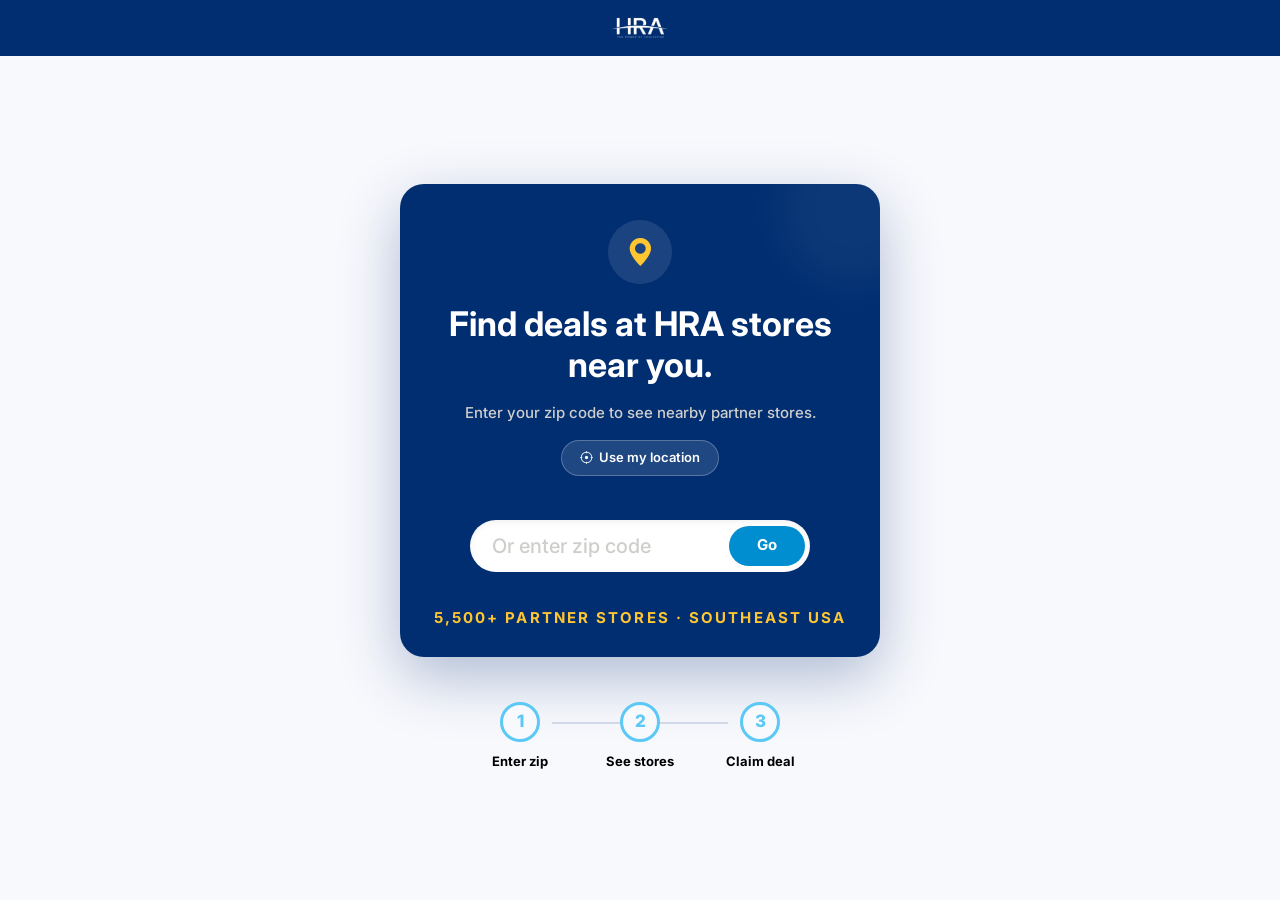
<file: index.html>
<!DOCTYPE html>
<html lang="en">
<head>
  <!-- Google tag (gtag.js) -->
<script async src="https://www.googletagmanager.com/gtag/js?id=G-WFP0ZEF0RH"></script>
<script>
  window.dataLayer = window.dataLayer || [];
  function gtag(){dataLayer.push(arguments);}
  gtag('js', new Date());
  gtag('config', 'G-WFP0ZEF0RH');
</script>
  <!-- Google Tag Manager -->
  <script>(function(w,d,s,l,i){w[l]=w[l]||[];w[l].push({'gtm.start':
  new Date().getTime(),event:'gtm.js'});var f=d.getElementsByTagName(s)[0],
  j=d.createElement(s),dl=l!='dataLayer'?'&l='+l:'';j.async=true;j.src=
  'https://www.googletagmanager.com/gtm.js?id='+i+dl;f.parentNode.insertBefore(j,f);
  })(window,document,'script','dataLayer','GTM-NMZ4GXJH');</script>
  <!-- End Google Tag Manager -->
  <meta charset="UTF-8">
  <meta name="viewport" content="width=device-width, initial-scale=1.0">
  <title>HRA – Find Deals Near You</title>
  <link rel="stylesheet" href="https://cdn.jsdelivr.net/npm/bootstrap@5.3.3/dist/css/bootstrap.min.css">
  <link rel="stylesheet" href="https://cdn.jsdelivr.net/npm/bootstrap-icons@1.11.3/font/bootstrap-icons.min.css">
  <link rel="stylesheet" href="hra.css">
  <script src="stores.js"></script>
  <style>
    :root {
      --navy:      #012e71;
      --blue:      #008ed0;
      --gold:      #ffc631;
      --step-blue: #5bc8f5;
      --gray:      #cfcecb;
      --bg:        #f8f9fd;
      --fs-xs:   clamp(10px, 1.2vw + 8px,  12px);
      --fs-sm:   clamp(11px, 1.4vw + 9px,  13px);
      --fs-base: clamp(13px, 1.6vw + 10px, 15px);
      --fs-md:   clamp(14px, 2vw  + 10px,  17px);
      --fs-lg:   clamp(16px, 2.5vw + 11px, 20px);
      --fs-xl:   clamp(18px, 3vw  + 12px,  26px);
      --fs-2xl:  clamp(22px, 4vw  + 14px,  34px);
    }

    .location-card h1 { font-size: var(--fs-2xl) !important; }
    .location-card p  { font-size: var(--fs-base) !important; }
    .zip-form input   { font-size: var(--fs-lg) !important; }
    .zip-form .btn-go { font-size: var(--fs-base) !important; }

    html, body { height: 100%; }

    .location-page {
      min-height: 100vh;
      display: flex;
      flex-direction: column;
      background: var(--bg);
    }

    /* ── Location card ── */
    .location-card {
      background: var(--navy);
      border-radius: 24px;
      padding: 36px 24px 28px;
      width: 100%;
      max-width: 480px;
      text-align: center;
      position: relative;
      overflow: hidden;
      box-shadow: 0 20px 60px rgba(1,46,113,.3);
    }

    .location-card::before {
      content: '';
      position: absolute;
      top: -50px; right: -50px;
      width: 150px; height: 150px;
      background: rgba(255,255,255,.05);
      border-radius: 50%;
      filter: blur(20px);
      pointer-events: none;
    }

    /* ── Pin icon wrap ── */
    .pin-wrap {
      width: 64px; height: 64px;
      border-radius: 50%;
      background: rgba(255,255,255,.10);
      display: flex;
      align-items: center;
      justify-content: center;
      margin: 0 auto 20px;
    }

    /* ── Pill input ── */
    .zip-form {
      background: #fff;
      border-radius: 50px;
      display: flex;
      align-items: center;
      height: 52px;
      padding: 5px 5px 5px 20px;
      width: 100%;
      max-width: 340px;
      margin: 0 auto 20px;
      box-shadow: inset 0 2px 6px rgba(0,0,0,.06);
      transition: transform .2s;
    }
    .zip-form:focus-within { transform: scale(1.02); }

    .zip-form input {
      flex: 1;
      border: none;
      outline: none;
      background: transparent;
      font-size: 16px;
      font-weight: 700;
      color: var(--navy);
      min-width: 0;
      font-family: inherit;
    }
    .zip-form input::placeholder { color: var(--gray); font-weight: 500; }

    .zip-form .btn-go {
      background: var(--blue);
      color: #fff;
      border: none;
      border-radius: 50px;
      font-weight: 700;
      font-size: 15px;
      padding: 0 28px;
      height: 40px;
      cursor: pointer;
      flex-shrink: 0;
      transition: background .2s, transform .15s;
      font-family: inherit;
    }
    .zip-form .btn-go:hover  { background: #0070a6; }
    .zip-form .btn-go:active { transform: scale(.95); }

    /* ── Store result cards (hover effect removed) ── */
    .store-result-card {
      background: #fff;
      border-radius: 10px;
      padding: 10px 14px;
      margin-bottom: 8px;
      display: flex;
      justify-content: space-between;
      align-items: center;
      text-decoration: none;
      box-shadow: 0 2px 8px rgba(0,0,0,.08);
    }

    #storeResults::-webkit-scrollbar { width: 4px; }
    #storeResults::-webkit-scrollbar-thumb { background: rgba(255,255,255,.3); border-radius: 4px; }

    /* ── Auto-detect button ── */
    .btn-locate {
      background: rgba(255,255,255,0.12);
      border: 1.5px solid rgba(255,255,255,0.25);
      color: #fff;
      border-radius: 50px;
      font-weight: 600;
      font-size: 13px;
      padding: 7px 18px;
      cursor: pointer;
      display: inline-flex;
      align-items: center;
      gap: 6px;
      transition: background .2s;
      font-family: inherit;
      margin-bottom: 16px;
    }
    .btn-locate:hover { background: rgba(255,255,255,0.2); }
    .btn-locate:disabled { opacity: 0.6; cursor: not-allowed; }

    /* ── Location status message ── */
    .location-status {
      font-size: 12px;
      font-weight: 600;
      margin-bottom: 10px;
      min-height: 18px;
    }

    /* ── How-it-works steps ── */
    .how-steps {
      display: flex;
      align-items: flex-start;
      justify-content: center;
      position: relative;
      width: 100%;
      max-width: 360px;
    }

    .how-steps::before {
      content: '';
      position: absolute;
      top: 20px;
      left: calc(50% - 88px);
      right: calc(50% - 88px);
      height: 2px;
      background: rgba(1,46,113,.15);
      z-index: 0;
    }

    .how-step {
      display: flex;
      flex-direction: column;
      align-items: center;
      gap: 10px;
      flex: 1;
      position: relative;
      z-index: 1;
      background: transparent;
      padding: 0 8px;
    }

    .how-step__circle {
      width: 40px; height: 40px;
      border-radius: 50%;
      background: var(--bg);
      border: 3px solid var(--step-blue);
      color: var(--step-blue);
      font-size: var(--fs-md);
      font-weight: 800;
      display: flex;
      align-items: center;
      justify-content: center;
    }

    .how-step__label {
      font-size: var(--fs-sm);
      font-weight: 700;
      color: #000;
      text-align: center;
    }
  </style>
</head>
<body>
<!-- Google Tag Manager (noscript) -->
<noscript><iframe src="https://www.googletagmanager.com/ns.html?id=GTM-NMZ4GXJH"
height="0" width="0" style="display:none;visibility:hidden"></iframe></noscript>
<!-- End Google Tag Manager (noscript) -->

<div class="location-page">

  <!-- ══ SECTION 1 – HEADER ══ -->
  <header class="hra-header" style="position:sticky;top:0">
    <img src="HRA logo.png" alt="HRA" style="height:34px;object-fit:contain;margin:0 auto">
  </header>

  <!-- ══ SECTION 2 – MAIN CONTENT ══ -->
  <main class="flex-grow-1 d-flex flex-column align-items-center justify-content-center p-4 p-md-5"
        style="min-height:calc(100vh - 56px)">

    <!-- Location card -->
    <div class="location-card">

      <!-- Pin icon -->
      <div class="pin-wrap">
        <i class="bi bi-geo-alt-fill" style="color:var(--gold);font-size:28px"></i>
      </div>

      <h1 class="fw-bold text-white mb-3" style="font-size:clamp(20px,5vw,28px);line-height:1.2">
        Find deals at HRA stores near you.
      </h1>

      <p class="mb-3" style="color:var(--gray);font-size:14px;font-weight:500;line-height:1.6">
        Enter your zip code to see nearby partner stores.
      </p>

      <!-- Auto-detect location button -->
      <button class="btn-locate" id="btnLocate" onclick="autoDetectLocation()">
        <i class="bi bi-crosshair"></i> Use my location
      </button>

      <!-- Status message for auto-detect -->
      <div class="location-status" id="locationStatus"></div>

      <!-- Zip input -->
      <form class="zip-form" onsubmit="handleZip(event)">
        <input
          type="text"
          inputmode="numeric"
          pattern="[0-9]*"
          maxlength="5"
          placeholder="Or enter zip code"
          id="zipInput"
          autocomplete="postal-code"
        >
        <button type="submit" class="btn-go">Go</button>
      </form>

      <!-- Live store results -->
      <div id="storeResults" class="w-100 mt-2 text-start" style="max-height:280px;overflow-y:auto"></div>

      <p class="fw-bold text-uppercase mb-0 mt-3" style="color:var(--gold);font-size:11px;letter-spacing:.14em">
        5,500+ partner stores &middot; Southeast USA
      </p>

    </div>

    <!-- ══ SECTION 3 – HOW IT WORKS ══ -->
    <div class="mt-5 w-100 d-flex justify-content-center px-2">
      <div class="how-steps">

        <div class="how-step">
          <div class="how-step__circle">1</div>
          <span class="how-step__label">Enter zip</span>
        </div>

        <div class="how-step">
          <div class="how-step__circle">2</div>
          <span class="how-step__label">See stores</span>
        </div>

        <div class="how-step">
          <div class="how-step__circle">3</div>
          <span class="how-step__label">Claim deal</span>
        </div>

      </div>
    </div>

  </main>
</div>

<script>
  // ── Go button / form submit ──
  function handleZip(e) {
    if (e) e.preventDefault();
    var zip = document.getElementById('zipInput').value.trim();
    if (zip.length >= 3) {
      window.location.href = 'main.html?zip=' + encodeURIComponent(zip);
    } else {
      document.getElementById('zipInput').focus();
    }
  }

  // ── Live preview while typing ──
  function liveSearch(zip) {
    var resultsBox = document.getElementById('storeResults');
    if (zip.length < 3) { resultsBox.innerHTML = ''; return; }

    var filtered = STORES.filter(function(s) { return s.zip.includes(zip); });

    if (filtered.length === 0) {
      resultsBox.innerHTML =
        '<div class="text-white text-center fw-semibold py-2" style="font-size:13px">No stores found for that zip code.</div>';
      return;
    }

    resultsBox.innerHTML = filtered.slice(0, 1).map(function(s) {
      return '<div class="store-result-card">' +
        '<div>' +
          '<div class="fw-bold" style="color:#012e71;font-size:14px;line-height:1.3">' + s.name + '</div>' +
          '<div style="color:#666;font-size:12px;font-weight:600;margin-top:2px">' + s.city + ', ' + s.state + ' &middot; ' + s.zip + '</div>' +
        '</div>' +
        '<span style="color:#008ed0;font-size:12px;font-weight:700;flex-shrink:0">' + filtered.length + ' Stores Found</span>' +
      '</div>';
    }).join('') +
    (filtered.length > 1
      ? '<div class="text-center fw-bold py-1" style="font-size:13px;color:var(--gold);background:rgba(255,255,255,0.1);border-radius:8px;padding:6px 10px!important">+' + (filtered.length - 1) + ' more stores — press Go to see all</div>'
      : '');
  }

  // ── Auto-detect location using GPS ──
  function autoDetectLocation() {
    var btn = document.getElementById('btnLocate');
    var status = document.getElementById('locationStatus');

    if (!navigator.geolocation) {
      status.style.color = '#ff6b6b';
      status.textContent = 'Geolocation is not supported by your browser.';
      return;
    }

    btn.disabled = true;
    btn.innerHTML = '<i class="bi bi-arrow-repeat"></i> Detecting...';
    status.style.color = 'var(--gray)';
    status.textContent = 'Getting your location...';

    navigator.geolocation.getCurrentPosition(
      function(position) {
        var lat = position.coords.latitude;
        var lon = position.coords.longitude;

        // Use free reverse geocoding API to get zip code from coordinates
        fetch('https://nominatim.openstreetmap.org/reverse?format=json&lat=' + lat + '&lon=' + lon)
          .then(function(res) { return res.json(); })
          .then(function(data) {
            var zip = data.address && (data.address.postcode || '');
            zip = zip.replace(/\D/g, '').substring(0, 5); // keep only digits, max 5

            if (zip && zip.length >= 3) {
              document.getElementById('zipInput').value = zip;
              status.style.color = '#5bc8f5';
              status.textContent = '📍 Location detected: ' + zip;
              liveSearch(zip);
            } else {
              status.style.color = '#ff6b6b';
              status.textContent = 'Could not find zip code. Please enter it manually.';
            }

            btn.disabled = false;
            btn.innerHTML = '<i class="bi bi-crosshair"></i> Use my location';
          })
          .catch(function() {
            status.style.color = '#ff6b6b';
            status.textContent = 'Could not get zip code. Please enter it manually.';
            btn.disabled = false;
            btn.innerHTML = '<i class="bi bi-crosshair"></i> Use my location';
          });
      },
      function(error) {
        btn.disabled = false;
        btn.innerHTML = '<i class="bi bi-crosshair"></i> Use my location';
        status.style.color = '#ff6b6b';
        if (error.code === error.PERMISSION_DENIED) {
          status.textContent = 'Location access denied. Please enter zip manually.';
        } else {
          status.textContent = 'Could not detect location. Please enter zip manually.';
        }
      },
      { timeout: 10000 }
    );
  }

  // ── Input listener ──
  document.addEventListener('DOMContentLoaded', function() {
    var input = document.getElementById('zipInput');
    input.addEventListener('input', function() { liveSearch(input.value.trim()); });
  });
</script>

<script src="https://cdn.jsdelivr.net/npm/bootstrap@5.3.3/dist/js/bootstrap.bundle.min.js"></script>
</body>
</html>
</file>
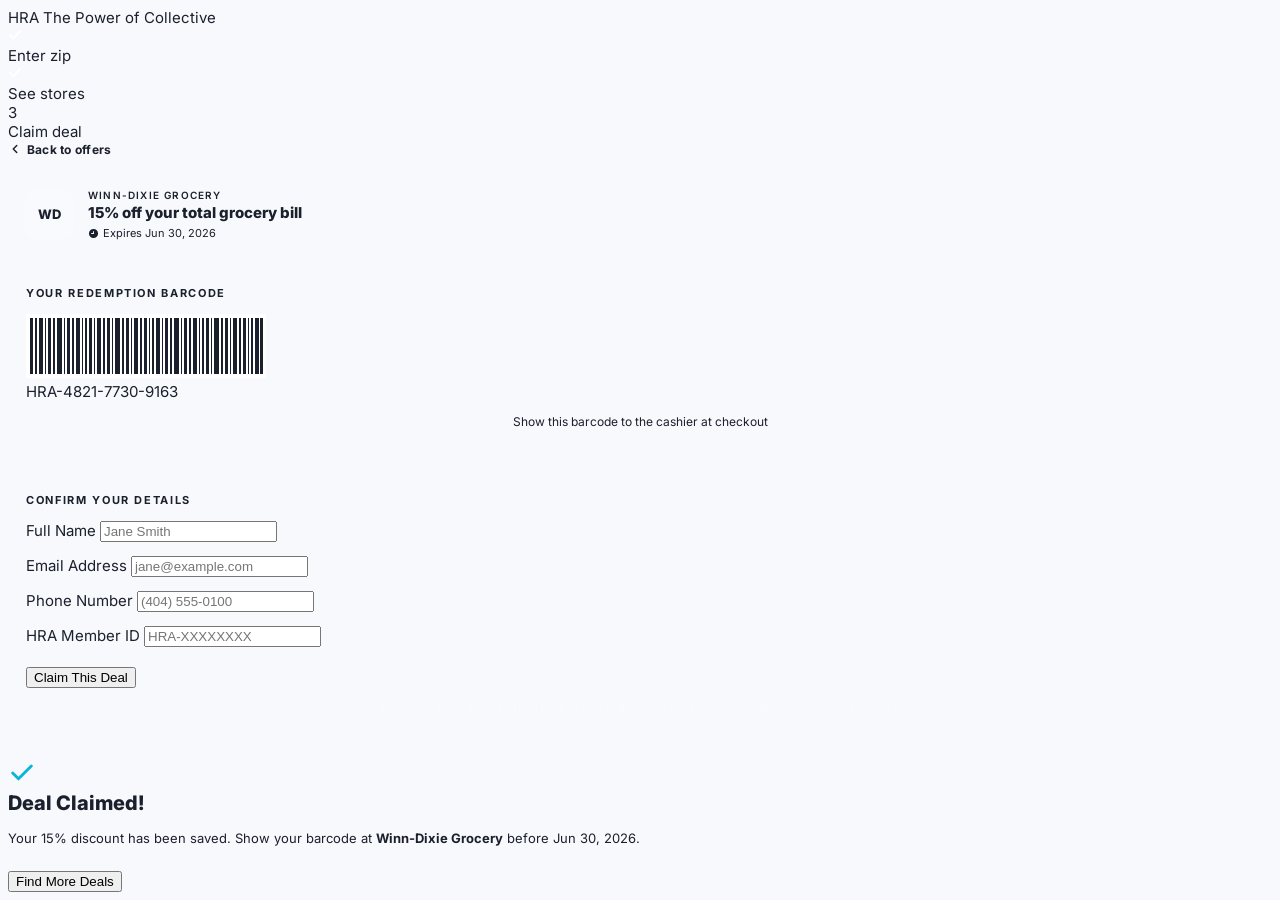
<file: claim-offer.html>
<!DOCTYPE html>
<html lang="en">
<head>
  <!-- Google Tag Manager -->
  <script>(function(w,d,s,l,i){w[l]=w[l]||[];w[l].push({'gtm.start':
  new Date().getTime(),event:'gtm.js'});var f=d.getElementsByTagName(s)[0],
  j=d.createElement(s),dl=l!='dataLayer'?'&l='+l:'';j.async=true;j.src=
  'https://www.googletagmanager.com/gtm.js?id='+i+dl;f.parentNode.insertBefore(j,f);
  })(window,document,'script','dataLayer','GTM-NMZ4GXJH');</script>
  <!-- End Google Tag Manager -->
  <meta charset="UTF-8" />
  <meta name="viewport" content="width=device-width, initial-scale=1.0" />
  <title>HRA – Claim Your Offer</title>
  <link rel="stylesheet" href="hra.css" />
  <style>
    .back-link {
      display: inline-flex;
      align-items: center;
      gap: 5px;
      font-size: 12px;
      font-weight: 700;
      color: var(--teal);
      text-decoration: none;
      margin-bottom: 16px;
      letter-spacing: 0.02em;
    }
    .back-link:hover { color: var(--teal-hover); }

    .offer-summary-card {
      background: var(--royal);
      border-radius: 18px;
      padding: 16px;
      display: flex;
      align-items: center;
      gap: 14px;
      margin-bottom: 12px;
    }
    .offer-summary-logo {
      width: 50px;
      height: 50px;
      border-radius: 12px;
      background: rgba(255,255,255,0.13);
      display: flex;
      align-items: center;
      justify-content: center;
      font-size: 13px;
      font-weight: 800;
      color: var(--white);
      flex-shrink: 0;
    }
    .offer-summary-store {
      font-size: 10px;
      font-weight: 600;
      letter-spacing: 0.12em;
      text-transform: uppercase;
      color: var(--text-dim);
      margin-bottom: 3px;
    }
    .offer-summary-title {
      font-size: 15px;
      font-weight: 800;
      color: var(--white);
      line-height: 1.25;
      margin-bottom: 4px;
    }
    .offer-summary-exp {
      font-size: 11px;
      color: var(--gold-light);
      display: flex;
      align-items: center;
      gap: 4px;
    }

    .section-block {
      background: var(--royal);
      border-radius: 18px;
      padding: 18px 18px 20px;
      margin-bottom: 12px;
    }
    .block-title {
      font-size: 11px;
      font-weight: 700;
      color: var(--gold-light);
      letter-spacing: 0.15em;
      text-transform: uppercase;
      margin-bottom: 14px;
    }

    .terms-text {
      font-size: 11px;
      color: rgba(255,255,255,0.35);
      text-align: center;
      line-height: 1.65;
      margin-top: 10px;
    }
    .terms-text a { color: var(--teal); text-decoration: none; }
    .terms-text a:hover { text-decoration: underline; }
  </style>
</head>
<body>
<!-- Google Tag Manager (noscript) -->
<noscript><iframe src="https://www.googletagmanager.com/ns.html?id=GTM-NMZ4GXJH"
height="0" width="0" style="display:none;visibility:hidden"></iframe></noscript>
<!-- End Google Tag Manager (noscript) -->
<div class="page-wrap">

  <!-- Navbar -->
  <nav class="hra-nav">
    <span class="hra-nav__brand">HRA</span>
    <span class="hra-nav__tagline">The Power of Collective</span>
  </nav>

  <!-- Steps bar -->
  <div class="steps-bar">
    <div class="steps">
      <div class="step">
        <div class="step__circle step__circle--done">
          <svg width="14" height="14" viewBox="0 0 14 14" fill="none">
            <path d="M2 7l3.5 3.5L12 3" stroke="white" stroke-width="2" stroke-linecap="round" stroke-linejoin="round"/>
          </svg>
        </div>
        <span class="step__label">Enter zip</span>
      </div>
      <div class="step__line step__line--done"></div>
      <div class="step">
        <div class="step__circle step__circle--done">
          <svg width="14" height="14" viewBox="0 0 14 14" fill="none">
            <path d="M2 7l3.5 3.5L12 3" stroke="white" stroke-width="2" stroke-linecap="round" stroke-linejoin="round"/>
          </svg>
        </div>
        <span class="step__label">See stores</span>
      </div>
      <div class="step__line step__line--done"></div>
      <div class="step">
        <div class="step__circle step__circle--active">3</div>
        <span class="step__label step__label--active">Claim deal</span>
      </div>
    </div>
  </div>

  <!-- Scrollable body -->
  <main class="page-scroll" style="background: var(--body-bg);">
    <div class="content-col">

      <a href="offers.html" class="back-link">
        <svg width="14" height="14" viewBox="0 0 24 24" fill="none" stroke="currentColor" stroke-width="2.5" stroke-linecap="round" stroke-linejoin="round">
          <path d="M15 18l-6-6 6-6"/>
        </svg>
        Back to offers
      </a>

      <!-- Offer summary -->
      <div class="offer-summary-card">
        <div class="offer-summary-logo">WD</div>
        <div>
          <div class="offer-summary-store">Winn-Dixie Grocery</div>
          <div class="offer-summary-title">15% off your total grocery bill</div>
          <div class="offer-summary-exp">
            <svg width="11" height="11" viewBox="0 0 24 24" fill="currentColor">
              <path d="M12 2a10 10 0 1 0 0 20A10 10 0 0 0 12 2zm1 11H7v-2h4V7h2v6z"/>
            </svg>
            Expires Jun 30, 2026
          </div>
        </div>
      </div>

      <!-- Barcode -->
      <div class="section-block">
        <div class="block-title">Your Redemption Barcode</div>
        <div class="barcode-wrap">
          <svg width="240" height="64" viewBox="0 0 240 64" xmlns="http://www.w3.org/2000/svg">
            <rect width="240" height="64" fill="white"/>
            <!-- Barcode bars -->
            <g fill="#1a202c">
              <rect x="4"   y="4" width="3"  height="56"/><rect x="9"   y="4" width="2"  height="56"/>
              <rect x="13"  y="4" width="4"  height="56"/><rect x="19"  y="4" width="1"  height="56"/>
              <rect x="22"  y="4" width="3"  height="56"/><rect x="27"  y="4" width="2"  height="56"/>
              <rect x="31"  y="4" width="5"  height="56"/><rect x="38"  y="4" width="1"  height="56"/>
              <rect x="41"  y="4" width="3"  height="56"/><rect x="46"  y="4" width="2"  height="56"/>
              <rect x="50"  y="4" width="4"  height="56"/><rect x="56"  y="4" width="1"  height="56"/>
              <rect x="59"  y="4" width="2"  height="56"/><rect x="63"  y="4" width="3"  height="56"/>
              <rect x="68"  y="4" width="1"  height="56"/><rect x="71"  y="4" width="4"  height="56"/>
              <rect x="77"  y="4" width="2"  height="56"/><rect x="81"  y="4" width="3"  height="56"/>
              <rect x="86"  y="4" width="1"  height="56"/><rect x="89"  y="4" width="5"  height="56"/>
              <rect x="96"  y="4" width="2"  height="56"/><rect x="100" y="4" width="3"  height="56"/>
              <rect x="105" y="4" width="1"  height="56"/><rect x="108" y="4" width="4"  height="56"/>
              <rect x="114" y="4" width="2"  height="56"/><rect x="118" y="4" width="3"  height="56"/>
              <rect x="123" y="4" width="1"  height="56"/><rect x="126" y="4" width="2"  height="56"/>
              <rect x="130" y="4" width="4"  height="56"/><rect x="136" y="4" width="1"  height="56"/>
              <rect x="139" y="4" width="3"  height="56"/><rect x="144" y="4" width="2"  height="56"/>
              <rect x="148" y="4" width="5"  height="56"/><rect x="155" y="4" width="1"  height="56"/>
              <rect x="158" y="4" width="3"  height="56"/><rect x="163" y="4" width="2"  height="56"/>
              <rect x="167" y="4" width="4"  height="56"/><rect x="173" y="4" width="1"  height="56"/>
              <rect x="176" y="4" width="2"  height="56"/><rect x="180" y="4" width="3"  height="56"/>
              <rect x="185" y="4" width="1"  height="56"/><rect x="188" y="4" width="5"  height="56"/>
              <rect x="195" y="4" width="2"  height="56"/><rect x="199" y="4" width="3"  height="56"/>
              <rect x="204" y="4" width="1"  height="56"/><rect x="207" y="4" width="4"  height="56"/>
              <rect x="213" y="4" width="2"  height="56"/><rect x="217" y="4" width="3"  height="56"/>
              <rect x="222" y="4" width="1"  height="56"/><rect x="225" y="4" width="2"  height="56"/>
              <rect x="229" y="4" width="4"  height="56"/><rect x="234" y="4" width="3"  height="56"/>
            </g>
          </svg>
          <div class="barcode-number">HRA-4821-7730-9163</div>
        </div>
        <p style="font-size:12px; color:var(--text-dim); text-align:center; margin-top:12px; line-height:1.5;">
          Show this barcode to the cashier at checkout
        </p>
      </div>

      <!-- Confirm details form -->
      <div class="section-block">
        <div class="block-title">Confirm Your Details</div>
        <div style="display:flex; flex-direction:column; gap:14px;">
          <div class="hra-field">
            <label>Full Name</label>
            <input type="text" placeholder="Jane Smith" />
          </div>
          <div class="hra-field">
            <label>Email Address</label>
            <input type="email" placeholder="jane@example.com" />
          </div>
          <div class="hra-field">
            <label>Phone Number</label>
            <input type="tel" placeholder="(404) 555-0100" />
          </div>
          <div class="hra-field">
            <label>HRA Member ID</label>
            <input type="text" placeholder="HRA-XXXXXXXX" />
          </div>
        </div>

        <button class="btn-teal btn-teal--full" style="margin-top:20px;" onclick="showSuccess()">
          Claim This Deal
        </button>

        <p class="terms-text">
          By claiming you agree to the <a href="#">Terms of Use</a> and <a href="#">Privacy Policy</a>.
          One offer per member per store visit.
        </p>
      </div>

    </div>
  </main>

</div>

<!-- Success overlay -->
<div class="success-overlay" id="successOverlay">
  <div class="success-modal">
    <div class="success-icon">
      <svg width="28" height="28" viewBox="0 0 24 24" fill="none" stroke="#0ab5d8" stroke-width="2.5" stroke-linecap="round" stroke-linejoin="round">
        <path d="M20 6L9 17l-5-5"/>
      </svg>
    </div>
    <div style="font-size:20px; font-weight:800; color:var(--white); margin-bottom:8px;">Deal Claimed!</div>
    <p style="font-size:13px; color:var(--text-dim); line-height:1.6; margin-bottom:22px;">
      Your 15% discount has been saved. Show your barcode at
      <strong style="color:var(--white);">Winn-Dixie Grocery</strong> before Jun 30, 2026.
    </p>
    <button class="btn-teal btn-teal--full" onclick="window.location.href='offers.html'">
      Find More Deals
    </button>
  </div>
</div>

<script>
  function showSuccess() {
    document.getElementById('successOverlay').classList.add('show');
  }
</script>
</body>
</html>
</file>
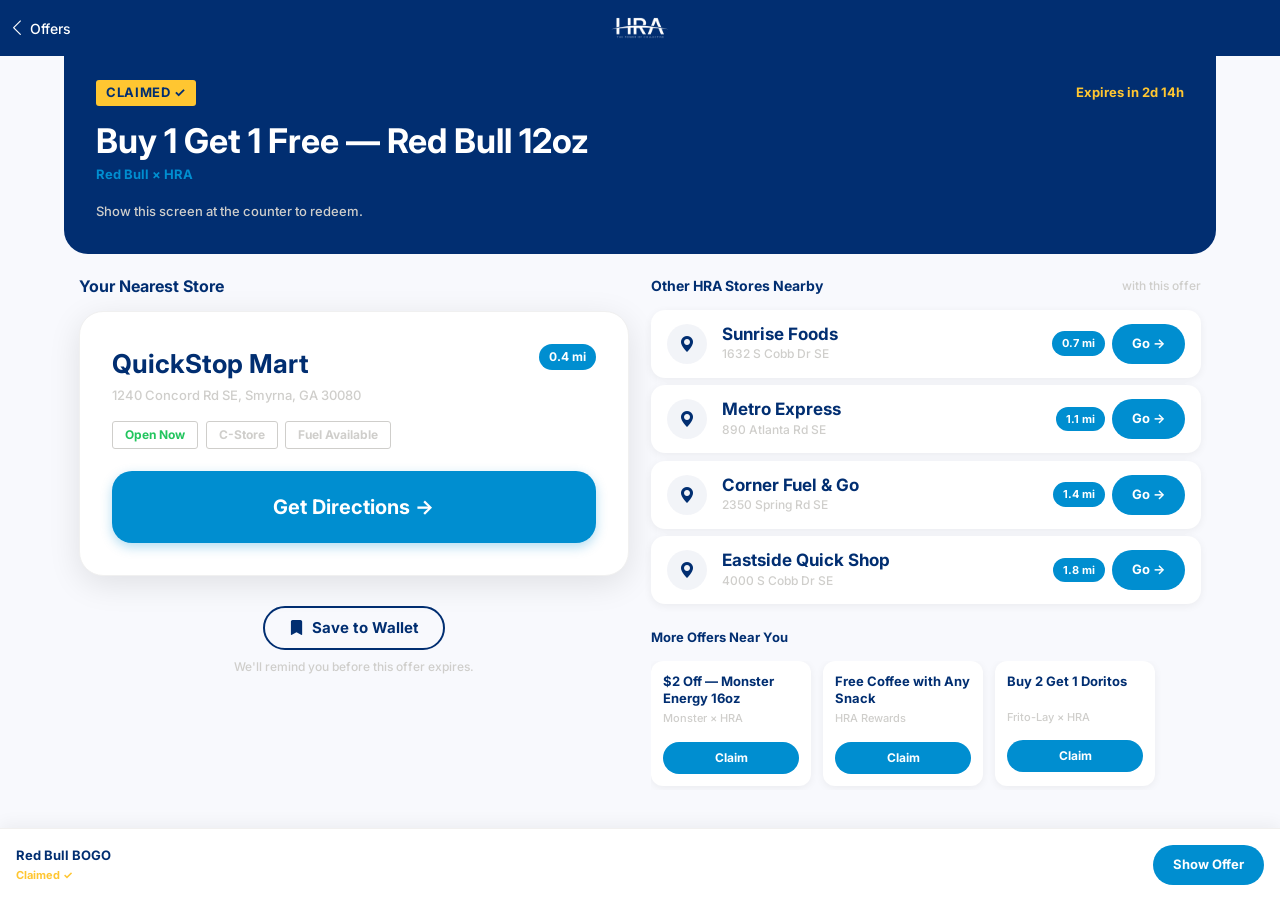
<file: claim.html>
<!DOCTYPE html>
<html lang="en">
<head>
  <!-- Google tag (gtag.js) -->
<script async src="https://www.googletagmanager.com/gtag/js?id=G-WFP0ZEF0RH"></script>
<script>
  window.dataLayer = window.dataLayer || [];
  function gtag(){dataLayer.push(arguments);}
  gtag('js', new Date());

  gtag('config', 'G-WFP0ZEF0RH');
</script>
  <!-- Google Tag Manager -->
  <script>(function(w,d,s,l,i){w[l]=w[l]||[];w[l].push({'gtm.start':
  new Date().getTime(),event:'gtm.js'});var f=d.getElementsByTagName(s)[0],
  j=d.createElement(s),dl=l!='dataLayer'?'&l='+l:'';j.async=true;j.src=
  'https://www.googletagmanager.com/gtm.js?id='+i+dl;f.parentNode.insertBefore(j,f);
  })(window,document,'script','dataLayer','GTM-NMZ4GXJH');</script>
  <!-- End Google Tag Manager -->
  <meta charset="UTF-8">
  <meta name="viewport" content="width=device-width, initial-scale=1.0">
  <title>HRA – Claim Offer</title>
  <link rel="stylesheet" href="https://cdn.jsdelivr.net/npm/bootstrap@5.3.3/dist/css/bootstrap.min.css">
  <link rel="stylesheet" href="https://cdn.jsdelivr.net/npm/bootstrap-icons@1.11.3/font/bootstrap-icons.min.css">
  <link rel="stylesheet" href="hra.css">
  <style>
    :root {
      --navy: #012e71;
      --blue: #008ed0;
      --gold: #ffc631;
      --gray: #cfcecb;
      --bg:   #f8f9fd;
      --fs-xs:   clamp(10px, 1.2vw + 8px,  12px);
      --fs-sm:   clamp(11px, 1.4vw + 9px,  13px);
      --fs-base: clamp(13px, 1.6vw + 10px, 15px);
      --fs-md:   clamp(14px, 2vw  + 10px,  17px);
      --fs-lg:   clamp(16px, 2.5vw + 11px, 20px);
      --fs-xl:   clamp(18px, 3vw  + 12px,  26px);
      --fs-2xl:  clamp(22px, 4vw  + 14px,  34px);
    }
    /* Fluid type overrides */
    .offer-banner h1         { font-size: var(--fs-2xl) !important; }
    .offer-banner span       { font-size: var(--fs-sm)  !important; }
    .white-card span.fw-bold { font-size: var(--fs-xl)  !important; }
    .btn-directions          { font-size: var(--fs-lg)  !important; }
    .btn-wallet              { font-size: var(--fs-base)!important; }
    .other-store-row .fw-bold{ font-size: var(--fs-md)  !important; }
    .btn-go-store            { font-size: var(--fs-sm)  !important; }
    .more-offer-card h3      { font-size: var(--fs-sm)  !important; }

    /* ── Offer confirmation banner (top) ── */
    .offer-banner {
      background: var(--navy);
      border-radius: 0 0 20px 20px;
      padding: 12px 16px 20px;
      flex-shrink: 0;
    }
    @media (min-width: 768px) {
      .offer-banner { padding: 24px 32px 32px; border-radius: 0 0 24px 24px; }
    }

    /* ── White card ── */
    .white-card {
      background: #fff;
      border-radius: 14px;
      padding: 16px;
      box-shadow: 0 4px 12px rgba(0,0,0,.08);
      border: 1px solid #f0f0f0;
    }
    @media (min-width: 768px) {
      .white-card { border-radius: 24px; padding: 32px; box-shadow: 0 8px 32px rgba(0,0,0,.1); }
    }

    /* ── Tag chips (Open Now etc.) ── */
    .store-tag {
      border: 1px solid var(--gray);
      border-radius: 3px;
      font-size: 10px;
      font-weight: 700;
      padding: 2px 8px;
    }
    @media (min-width: 768px) {
      .store-tag { font-size: 12px; padding: 4px 12px; }
    }

    /* ── Directions button ── */
    .btn-directions {
      background: var(--blue);
      color: #fff;
      border: none;
      border-radius: 50px;
      font-weight: 700;
      font-size: 16px;
      height: 52px;
      width: 100%;
      cursor: pointer;
      transition: background .2s, transform .15s;
      box-shadow: 0 4px 12px rgba(0,142,208,.3);
    }
    .btn-directions:hover  { background: #0070a6; transform: scale(1.02); }
    .btn-directions:active { transform: scale(.98); }
    @media (min-width: 768px) {
      .btn-directions { height: 72px; font-size: 22px; border-radius: 20px; }
    }

    /* ── Save to wallet button ── */
    .btn-wallet {
      background: transparent;
      border: 2px solid var(--navy);
      color: var(--navy);
      border-radius: 50px;
      font-weight: 700;
      font-size: 14px;
      height: 44px;
      padding: 0 24px;
      cursor: pointer;
      display: inline-flex;
      align-items: center;
      gap: 8px;
      transition: background .15s;
    }
    .btn-wallet:hover { background: rgba(1,46,113,.05); }

    /* ── Other stores list row ── */
    .other-store-row {
      background: #fff;
      border-radius: 10px;
      padding: 12px 14px;
      box-shadow: 0 2px 8px rgba(0,0,0,.06);
      display: flex;
      align-items: center;
      justify-content: space-between;
      transition: box-shadow .2s;
    }
    .other-store-row:hover { box-shadow: 0 4px 14px rgba(0,0,0,.1); }
    @media (min-width: 768px) {
      .other-store-row { border-radius: 14px; padding: 14px 16px; }
    }

    .store-icon-circle {
      width: 32px; height: 32px;
      border-radius: 50%;
      background: rgba(1,46,113,.05);
      display: flex;
      align-items: center;
      justify-content: center;
      flex-shrink: 0;
    }
    @media (min-width: 768px) { .store-icon-circle { width: 40px; height: 40px; } }

    /* ── More offers mini card ── */
    .more-offer-card {
      width: 130px;
      flex-shrink: 0;
      background: #fff;
      border-radius: 10px;
      padding: 10px;
      box-shadow: 0 2px 8px rgba(0,0,0,.06);
      display: flex;
      flex-direction: column;
      cursor: pointer;
      transition: box-shadow .2s, transform .15s;
      text-decoration: none;
      color: inherit;
    }
    .more-offer-card:hover { box-shadow: 0 4px 14px rgba(0,0,0,.1); transform: translateY(-2px); color: inherit; }
    @media (min-width: 768px) { .more-offer-card { width: 160px; padding: 12px; border-radius: 12px; } }

    /* ── Sticky bottom bar ── */
    .sticky-bottom-bar {
      position: absolute;
      bottom: 0; left: 0; right: 0;
      height: 72px;
      background: #fff;
      border-top: 1px solid rgba(207,206,203,.3);
      box-shadow: 0 -4px 16px rgba(0,0,0,.05);
      display: flex;
      align-items: center;
      justify-content: space-between;
      padding: 0 16px;
      z-index: 50;
    }

    .btn-show-offer {
      background: var(--blue);
      color: #fff;
      border: none;
      border-radius: 50px;
      font-weight: 700;
      font-size: 13px;
      height: 40px;
      padding: 0 20px;
      cursor: pointer;
      transition: background .2s;
    }
    .btn-show-offer:hover { background: #0070a6; }

    /* ── Go button in other stores ── */
    .btn-go-store {
      background: var(--blue);
      color: #fff;
      border: none;
      border-radius: 50px;
      font-weight: 700;
      font-size: 13px;
      height: 36px;
      padding: 0 14px;
      cursor: pointer;
      white-space: nowrap;
      transition: background .2s, transform .1s;
    }
    .btn-go-store:hover  { background: #0070a6; }
    .btn-go-store:active { transform: scale(.95); }
    @media (min-width: 768px) { .btn-go-store { height: 40px; padding: 0 20px; font-size: 14px; } }
  </style>
</head>
<body>
<!-- Google Tag Manager (noscript) -->
<noscript><iframe src="https://www.googletagmanager.com/ns.html?id=GTM-NMZ4GXJH"
height="0" width="0" style="display:none;visibility:hidden"></iframe></noscript>
<!-- End Google Tag Manager (noscript) -->

<div class="app-shell">

  <!-- ══ SECTION 1 – HEADER ══ -->
  <header class="hra-header">
    <button class="d-flex align-items-center gap-1 text-white fw-medium border-0 bg-transparent p-0 h-100"
            style="font-size:14px;cursor:pointer" onclick="history.back()">
      <i class="bi bi-chevron-left" style="font-size:18px;margin-left:-4px"></i>
      Offers
    </button>

    <img src="HRA logo.png" alt="HRA" class="position-absolute start-50 translate-middle-x" style="height:34px;object-fit:contain;pointer-events:none">

    <div style="width:60px"></div><!-- spacer -->
  </header>

  <!-- ══ SCROLLABLE BODY ══ -->
  <div class="body-scroll" style="padding-bottom:80px" id="bodyScroll">
    <div style="max-width:1152px;margin:0 auto;display:flex;flex-direction:column">

      <!-- ══ SECTION 2 – OFFER CONFIRMATION BANNER ══ -->
      <div class="offer-banner w-100">
        <div class="d-flex justify-content-between align-items-center mb-3">
          <span class="fw-bold text-uppercase" style="background:var(--gold);color:var(--navy);font-size:11px;padding:3px 10px;border-radius:3px;letter-spacing:.05em">
            Claimed &#10003;
          </span>
          <span class="fw-bold" style="color:var(--gold);font-size:11px">Expires in 2d 14h</span>
        </div>
        <h1 class="fw-bold text-white mb-1" style="font-size:clamp(18px,5vw,30px);line-height:1.2">
          Buy 1 Get 1 Free &mdash; Red Bull 12oz
        </h1>
        <span class="fw-bold d-block mb-3" style="color:var(--blue);font-size:13px">Red Bull &times; HRA</span>
        <span style="color:var(--gray);font-size:12px;font-weight:500">
          Show this screen at the counter to redeem.
        </span>
      </div>

      <!-- ══ DESKTOP 2-COL LAYOUT ══ -->
      <div class="d-md-flex gap-4 mt-md-4 w-100 px-md-3">

        <!-- ── LEFT COLUMN ── -->
        <div class="d-flex flex-column" style="flex:1">

          <!-- ══ SECTION 3 – NEAREST STORE ══ -->
          <div class="px-3 px-md-0 pt-4 pt-md-0 pb-3 w-100">
            <h2 class="fw-bold mb-3" style="color:var(--navy);font-size:16px">Your Nearest Store</h2>

            <div class="white-card d-flex flex-column">
              <div class="d-flex justify-content-between align-items-start mb-1">
                <span class="fw-bold" style="color:var(--navy);font-size:17px">QuickStop Mart</span>
                <span class="dist-badge">0.4 mi</span>
              </div>
              <span class="d-block mb-3" style="color:var(--gray);font-size:13px;font-weight:500">
                1240 Concord Rd SE, Smyrna, GA 30080
              </span>

              <div class="d-flex flex-wrap gap-2 mb-4">
                <span class="store-tag" style="color:#22c55e">Open Now</span>
                <span class="store-tag" style="color:var(--gray)">C-Store</span>
                <span class="store-tag" style="color:var(--gray)">Fuel Available</span>
              </div>

              <button class="btn-directions">
                Get Directions &rarr;
              </button>

              <a href="#other-stores" class="d-md-none text-center mt-3 fw-medium"
                 style="color:var(--gray);font-size:12px;text-decoration:none">
                Or choose a different store &darr;
              </a>
            </div>
          </div>

          <!-- ══ SECTION 6 – SAVE TO WALLET ══ -->
          <div class="px-3 px-md-0 pb-4 pb-md-0 d-flex flex-column align-items-center mt-2 mt-md-3 w-100">
            <button class="btn-wallet mb-2">
              <i class="bi bi-bookmark-fill" style="font-size:15px"></i>
              Save to Wallet
            </button>
            <span class="fw-medium text-center" style="color:var(--gray);font-size:12px">
              We'll remind you before this offer expires.
            </span>
          </div>

        </div><!-- /left col -->

        <!-- ── RIGHT COLUMN ── -->
        <div class="d-flex flex-column" style="flex:1">

          <!-- ══ SECTION 4 – OTHER NEARBY STORES ══ -->
          <div id="other-stores" class="px-3 px-md-0 pt-3 pt-md-0 pb-4 w-100">
            <div class="d-flex justify-content-between align-items-end mb-3">
              <h2 class="fw-bold mb-0" style="color:var(--navy);font-size:14px">Other HRA Stores Nearby</h2>
              <span style="color:var(--gray);font-size:12px;font-weight:500">with this offer</span>
            </div>

            <div class="d-flex flex-column gap-2">

              <div class="other-store-row">
                <div class="d-flex align-items-center gap-3">
                  <div class="store-icon-circle">
                    <i class="bi bi-geo-alt-fill" style="color:var(--navy);font-size:16px"></i>
                  </div>
                  <div>
                    <div class="fw-bold" style="color:var(--navy);font-size:14px;line-height:1.2">Sunrise Foods</div>
                    <div style="color:var(--gray);font-size:12px;font-weight:500;margin-top:1px">1632 S Cobb Dr SE</div>
                  </div>
                </div>
                <div class="d-flex align-items-center gap-2 ms-2">
                  <span class="dist-badge" style="font-size:11px">0.7 mi</span>
                  <button class="btn-go-store">Go &rarr;</button>
                </div>
              </div>

              <div class="other-store-row">
                <div class="d-flex align-items-center gap-3">
                  <div class="store-icon-circle">
                    <i class="bi bi-geo-alt-fill" style="color:var(--navy);font-size:16px"></i>
                  </div>
                  <div>
                    <div class="fw-bold" style="color:var(--navy);font-size:14px;line-height:1.2">Metro Express</div>
                    <div style="color:var(--gray);font-size:12px;font-weight:500;margin-top:1px">890 Atlanta Rd SE</div>
                  </div>
                </div>
                <div class="d-flex align-items-center gap-2 ms-2">
                  <span class="dist-badge" style="font-size:11px">1.1 mi</span>
                  <button class="btn-go-store">Go &rarr;</button>
                </div>
              </div>

              <div class="other-store-row">
                <div class="d-flex align-items-center gap-3">
                  <div class="store-icon-circle">
                    <i class="bi bi-geo-alt-fill" style="color:var(--navy);font-size:16px"></i>
                  </div>
                  <div>
                    <div class="fw-bold" style="color:var(--navy);font-size:14px;line-height:1.2">Corner Fuel &amp; Go</div>
                    <div style="color:var(--gray);font-size:12px;font-weight:500;margin-top:1px">2350 Spring Rd SE</div>
                  </div>
                </div>
                <div class="d-flex align-items-center gap-2 ms-2">
                  <span class="dist-badge" style="font-size:11px">1.4 mi</span>
                  <button class="btn-go-store">Go &rarr;</button>
                </div>
              </div>

              <div class="other-store-row">
                <div class="d-flex align-items-center gap-3">
                  <div class="store-icon-circle">
                    <i class="bi bi-geo-alt-fill" style="color:var(--navy);font-size:16px"></i>
                  </div>
                  <div>
                    <div class="fw-bold" style="color:var(--navy);font-size:14px;line-height:1.2">Eastside Quick Shop</div>
                    <div style="color:var(--gray);font-size:12px;font-weight:500;margin-top:1px">4000 S Cobb Dr SE</div>
                  </div>
                </div>
                <div class="d-flex align-items-center gap-2 ms-2">
                  <span class="dist-badge" style="font-size:11px">1.8 mi</span>
                  <button class="btn-go-store">Go &rarr;</button>
                </div>
              </div>

            </div>
          </div>

          <!-- ══ SECTION 7 – MORE OFFERS STRIP ══ -->
          <div class="pt-1 pb-5 w-100">
            <h2 class="px-3 px-md-0 fw-bold mb-3" style="color:var(--navy);font-size:13px">
              More Offers Near You
            </h2>
            <div class="h-scroll px-3 px-md-0">

              <a href="claim.html" class="more-offer-card">
                <h3 class="fw-bold mb-1" style="color:var(--navy);font-size:13px;line-height:1.3;
                   display:-webkit-box;-webkit-line-clamp:2;-webkit-box-orient:vertical;overflow:hidden;min-height:32px">
                  $2 Off &mdash; Monster Energy 16oz
                </h3>
                <span class="d-block mb-3" style="color:var(--gray);font-size:11px;font-weight:500">Monster &times; HRA</span>
                <button class="btn-claim w-100" style="background:var(--blue);color:#fff;border:none;border-radius:50px;
                  font-weight:700;font-size:12px;height:32px;cursor:pointer;transition:background .2s"
                  onclick="event.preventDefault()">Claim</button>
              </a>

              <a href="claim.html" class="more-offer-card">
                <h3 class="fw-bold mb-1" style="color:var(--navy);font-size:13px;line-height:1.3;
                   display:-webkit-box;-webkit-line-clamp:2;-webkit-box-orient:vertical;overflow:hidden;min-height:32px">
                  Free Coffee with Any Snack
                </h3>
                <span class="d-block mb-3" style="color:var(--gray);font-size:11px;font-weight:500">HRA Rewards</span>
                <button class="btn-claim w-100" style="background:var(--blue);color:#fff;border:none;border-radius:50px;
                  font-weight:700;font-size:12px;height:32px;cursor:pointer;transition:background .2s"
                  onclick="event.preventDefault()">Claim</button>
              </a>

              <a href="claim.html" class="more-offer-card">
                <h3 class="fw-bold mb-1" style="color:var(--navy);font-size:13px;line-height:1.3;
                   display:-webkit-box;-webkit-line-clamp:2;-webkit-box-orient:vertical;overflow:hidden;min-height:32px">
                  Buy 2 Get 1 Doritos
                </h3>
                <span class="d-block mb-3" style="color:var(--gray);font-size:11px;font-weight:500">Frito-Lay &times; HRA</span>
                <button class="btn-claim w-100" style="background:var(--blue);color:#fff;border:none;border-radius:50px;
                  font-weight:700;font-size:12px;height:32px;cursor:pointer;transition:background .2s"
                  onclick="event.preventDefault()">Claim</button>
              </a>

              <div style="width:10px;flex-shrink:0"></div>
            </div>
          </div>

        </div><!-- /right col -->
      </div>

    </div>
  </div><!-- /body-scroll -->

  <!-- ══ SECTION 5 – STICKY BOTTOM BAR ══ -->
  <div class="sticky-bottom-bar">
    <div>
      <div class="fw-bold" style="color:var(--navy);font-size:13px;margin-bottom:2px">Red Bull BOGO</div>
      <div class="fw-bold" style="color:var(--gold);font-size:11px">Claimed &#10003;</div>
    </div>
    <button class="btn-show-offer" onclick="document.getElementById('bodyScroll').scrollTo({top:0,behavior:'smooth'})">
      Show Offer
    </button>
  </div>

</div>

<script src="https://cdn.jsdelivr.net/npm/bootstrap@5.3.3/dist/js/bootstrap.bundle.min.js"></script>
</body>
</html>
</file>
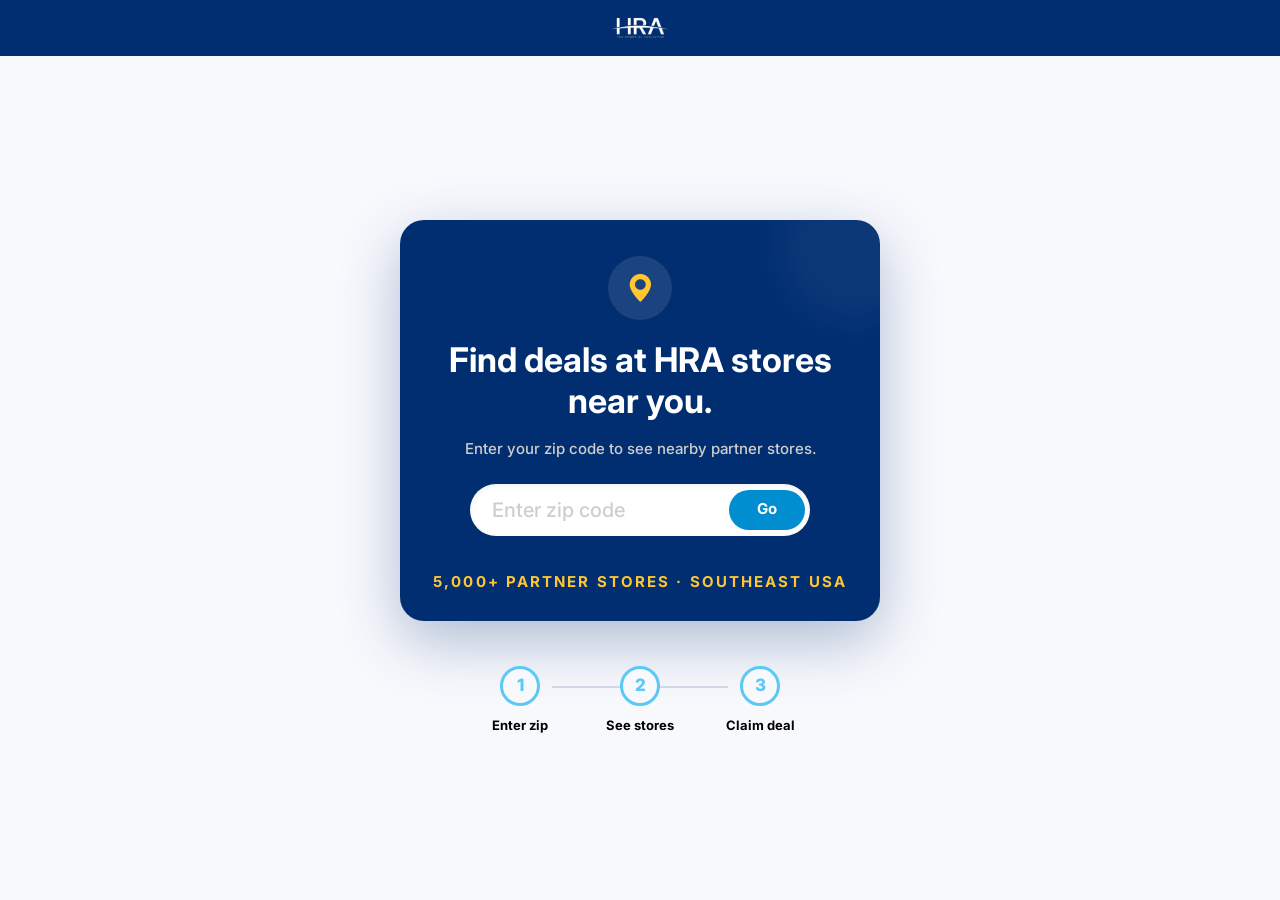
<file: location.html>
<!DOCTYPE html>
<html lang="en">
<head>
  <!-- Google Tag Manager -->
  <script>(function(w,d,s,l,i){w[l]=w[l]||[];w[l].push({'gtm.start':
  new Date().getTime(),event:'gtm.js'});var f=d.getElementsByTagName(s)[0],
  j=d.createElement(s),dl=l!='dataLayer'?'&l='+l:'';j.async=true;j.src=
  'https://www.googletagmanager.com/gtm.js?id='+i+dl;f.parentNode.insertBefore(j,f);
  })(window,document,'script','dataLayer','GTM-NMZ4GXJH');</script>
  <!-- End Google Tag Manager -->
  <meta charset="UTF-8">
  <meta name="viewport" content="width=device-width, initial-scale=1.0">
  <title>HRA – Find Deals Near You</title>
  <link rel="stylesheet" href="https://cdn.jsdelivr.net/npm/bootstrap@5.3.3/dist/css/bootstrap.min.css">
  <link rel="stylesheet" href="https://cdn.jsdelivr.net/npm/bootstrap-icons@1.11.3/font/bootstrap-icons.min.css">
  <link rel="stylesheet" href="hra.css">
  <script src="stores.js"></script>
  <style>
    :root {
      --navy:      #012e71;
      --blue:      #008ed0;
      --gold:      #ffc631;
      --step-blue: #5bc8f5;
      --gray:      #cfcecb;
      --bg:        #f8f9fd;
      --fs-xs:   clamp(10px, 1.2vw + 8px,  12px);
      --fs-sm:   clamp(11px, 1.4vw + 9px,  13px);
      --fs-base: clamp(13px, 1.6vw + 10px, 15px);
      --fs-md:   clamp(14px, 2vw  + 10px,  17px);
      --fs-lg:   clamp(16px, 2.5vw + 11px, 20px);
      --fs-xl:   clamp(18px, 3vw  + 12px,  26px);
      --fs-2xl:  clamp(22px, 4vw  + 14px,  34px);
    }
    /* Fluid type overrides */
    .location-card h1 { font-size: var(--fs-2xl) !important; }
    .location-card p  { font-size: var(--fs-base) !important; }
    .zip-form input   { font-size: var(--fs-lg) !important; }
    .zip-form .btn-go { font-size: var(--fs-base) !important; }

    /* Location page uses full-page scroll, not fixed height shell */
    html, body { height: 100%; }

    .location-page {
      min-height: 100vh;
      display: flex;
      flex-direction: column;
      background: var(--bg);
    }

    /* ── Location card ── */
    .location-card {
      background: var(--navy);
      border-radius: 24px;
      padding: 36px 24px 28px;
      width: 100%;
      max-width: 480px;
      text-align: center;
      position: relative;
      overflow: hidden;
      box-shadow: 0 20px 60px rgba(1,46,113,.3);
    }

    /* Decorative background circle */
    .location-card::before {
      content: '';
      position: absolute;
      top: -50px; right: -50px;
      width: 150px; height: 150px;
      background: rgba(255,255,255,.05);
      border-radius: 50%;
      filter: blur(20px);
      pointer-events: none;
    }

    /* ── Pin icon wrap ── */
    .pin-wrap {
      width: 64px; height: 64px;
      border-radius: 50%;
      background: rgba(255,255,255,.10);
      display: flex;
      align-items: center;
      justify-content: center;
      margin: 0 auto 20px;
    }

    /* ── Pill input ── */
    .zip-form {
      background: #fff;
      border-radius: 50px;
      display: flex;
      align-items: center;
      height: 52px;
      padding: 5px 5px 5px 20px;
      width: 100%;
      max-width: 340px;
      margin: 0 auto 20px;
      box-shadow: inset 0 2px 6px rgba(0,0,0,.06);
      transition: transform .2s;
    }
    .zip-form:focus-within { transform: scale(1.02); }

    .zip-form input {
      flex: 1;
      border: none;
      outline: none;
      background: transparent;
      font-size: 16px;
      font-weight: 700;
      color: var(--navy);
      min-width: 0;
      font-family: inherit;
    }
    .zip-form input::placeholder { color: var(--gray); font-weight: 500; }

    .zip-form .btn-go {
      background: var(--blue);
      color: #fff;
      border: none;
      border-radius: 50px;
      font-weight: 700;
      font-size: 15px;
      padding: 0 28px;
      height: 40px;
      cursor: pointer;
      flex-shrink: 0;
      transition: background .2s, transform .15s;
      font-family: inherit;
    }
    .zip-form .btn-go:hover  { background: #0070a6; }
    .zip-form .btn-go:active { transform: scale(.95); }

    /* ── Store result cards ── */
    .store-result-card {
      background: #fff;
      border-radius: 10px;
      padding: 10px 14px;
      margin-bottom: 8px;
      display: flex;
      justify-content: space-between;
      align-items: center;
      text-decoration: none;
      box-shadow: 0 2px 8px rgba(0,0,0,.08);
      transition: transform .15s, box-shadow .15s;
    }
    .store-result-card:hover {
      transform: scale(1.01);
      box-shadow: 0 4px 14px rgba(0,0,0,.12);
    }
    #storeResults::-webkit-scrollbar { width: 4px; }
    #storeResults::-webkit-scrollbar-thumb { background: rgba(255,255,255,.3); border-radius: 4px; }

    /* ── How-it-works steps ── */
    .how-steps {
      display: flex;
      align-items: flex-start;
      justify-content: center;
      position: relative;
      width: 100%;
      max-width: 360px;
    }

    /* connector line between steps */
    .how-steps::before {
      content: '';
      position: absolute;
      top: 20px;
      left: calc(50% - 88px);
      right: calc(50% - 88px);
      height: 2px;
      background: rgba(1,46,113,.15);
      z-index: 0;
    }

    .how-step {
      display: flex;
      flex-direction: column;
      align-items: center;
      gap: 10px;
      flex: 1;
      position: relative;
      z-index: 1;
      background: transparent;
      padding: 0 8px;
    }

    .how-step__circle {
      width: 40px; height: 40px;
      border-radius: 50%;
      background: var(--bg);
      border: 3px solid var(--step-blue);
      color: var(--step-blue);
      font-size: var(--fs-md);
      font-weight: 800;
      display: flex;
      align-items: center;
      justify-content: center;
    }

    .how-step__label {
      font-size: var(--fs-sm);
      font-weight: 700;
      color: #000;
      text-align: center;
    }
  </style>
</head>
<body>
<!-- Google Tag Manager (noscript) -->
<noscript><iframe src="https://www.googletagmanager.com/ns.html?id=GTM-NMZ4GXJH"
height="0" width="0" style="display:none;visibility:hidden"></iframe></noscript>
<!-- End Google Tag Manager (noscript) -->

<div class="location-page">

  <!-- ══ SECTION 1 – HEADER ══ -->
  <header class="hra-header" style="position:sticky;top:0">
    <img src="HRA logo.png" alt="HRA" style="height:34px;object-fit:contain;margin:0 auto">
  </header>

  <!-- ══ SECTION 2 – MAIN CONTENT ══ -->
  <main class="flex-grow-1 d-flex flex-column align-items-center justify-content-center p-4 p-md-5"
        style="min-height:calc(100vh - 56px)">

    <!-- Location card -->
    <div class="location-card">

      <!-- Pin icon -->
      <div class="pin-wrap">
        <i class="bi bi-geo-alt-fill" style="color:var(--gold);font-size:28px"></i>
      </div>

      <h1 class="fw-bold text-white mb-3" style="font-size:clamp(20px,5vw,28px);line-height:1.2">
        Find deals at HRA stores near you.
      </h1>

      <p class="mb-4" style="color:var(--gray);font-size:14px;font-weight:500;line-height:1.6">
        Enter your zip code to see nearby partner stores.
      </p>

      <!-- Zip input -->
      <form class="zip-form" onsubmit="handleZip(event)">
        <input
          type="text"
          inputmode="numeric"
          pattern="[0-9]*"
          maxlength="5"
          placeholder="Enter zip code"
          id="zipInput"
          autocomplete="postal-code"
        >
        <button type="submit" class="btn-go">Go</button>
      </form>

      <!-- Live store results -->
      <div id="storeResults" class="w-100 mt-2 text-start" style="max-height:280px;overflow-y:auto"></div>

      <p class="fw-bold text-uppercase mb-0 mt-3" style="color:var(--gold);font-size:11px;letter-spacing:.14em">
        5,000+ partner stores &middot; Southeast USA
      </p>

    </div>

    <!-- ══ SECTION 3 – HOW IT WORKS ══ -->
    <div class="mt-5 w-100 d-flex justify-content-center px-2">
      <div class="how-steps">

        <div class="how-step">
          <div class="how-step__circle">1</div>
          <span class="how-step__label">Enter zip</span>
        </div>

        <div class="how-step">
          <div class="how-step__circle">2</div>
          <span class="how-step__label">See stores</span>
        </div>

        <div class="how-step">
          <div class="how-step__circle">3</div>
          <span class="how-step__label">Claim deal</span>
        </div>

      </div>
    </div>

  </main>
</div>

<script>
  // Go button / form submit → navigate to store list page
  function handleZip(e) {
    if (e) e.preventDefault();
    var zip = document.getElementById('zipInput').value.trim();
    if (zip.length >= 3) {
      window.location.href = 'index.html?zip=' + encodeURIComponent(zip);
    } else {
      document.getElementById('zipInput').focus();
    }
  }

  // Live preview while typing
  function liveSearch(zip) {
    var resultsBox = document.getElementById('storeResults');
    if (zip.length < 3) { resultsBox.innerHTML = ''; return; }

    var filtered = STORES.filter(function(s) { return s.zip.includes(zip); });

    if (filtered.length === 0) {
      resultsBox.innerHTML =
        '<div class="text-white text-center fw-semibold py-2" style="font-size:13px">No stores found for that zip code.</div>';
      return;
    }

    resultsBox.innerHTML = filtered.slice(0, 5).map(function(s) {
      return '<div class="store-result-card">' +
        '<div>' +
          '<div class="fw-bold" style="color:#012e71;font-size:14px;line-height:1.3">' + s.name + '</div>' +
          '<div style="color:#666;font-size:12px;font-weight:600;margin-top:2px">' + s.city + ', ' + s.state + ' &middot; ' + s.zip + '</div>' +
        '</div>' +
        '<span style="color:#008ed0;font-size:12px;font-weight:700;flex-shrink:0">' + filtered.length + ' found</span>' +
      '</div>';
    }).slice(0, 1).join('') +
    (filtered.length > 1
      ? '<div class="text-white text-center fw-semibold py-1" style="font-size:12px;opacity:.7">+' + (filtered.length - 1) + ' more — press Go to see all</div>'
      : '');
  }

  document.addEventListener('DOMContentLoaded', function() {
    var input = document.getElementById('zipInput');
    input.addEventListener('input', function() { liveSearch(input.value.trim()); });
  });
</script>

<script src="https://cdn.jsdelivr.net/npm/bootstrap@5.3.3/dist/js/bootstrap.bundle.min.js"></script>
</body>
</html>
</file>
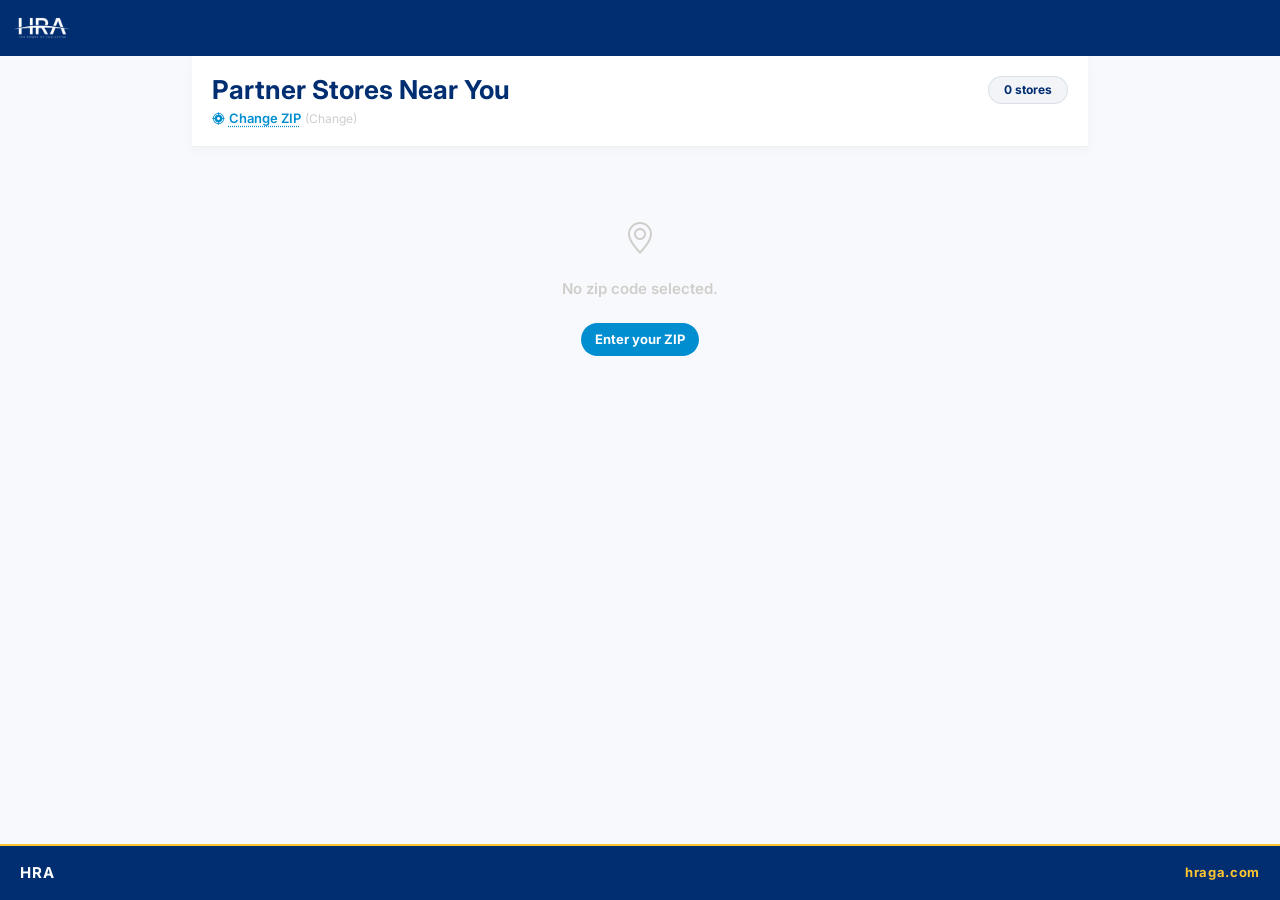
<file: main.html>
<!DOCTYPE html>
<html lang="en">
<head>
  <!-- Google tag (gtag.js) -->
<script async src="https://www.googletagmanager.com/gtag/js?id=G-WFP0ZEF0RH"></script>
<script>
  window.dataLayer = window.dataLayer || [];
  function gtag(){dataLayer.push(arguments);}
  gtag('js', new Date());

  gtag('config', 'G-WFP0ZEF0RH');
</script>
  <!-- Google Tag Manager -->
  <script>(function(w,d,s,l,i){w[l]=w[l]||[];w[l].push({'gtm.start':
  new Date().getTime(),event:'gtm.js'});var f=d.getElementsByTagName(s)[0],
  j=d.createElement(s),dl=l!='dataLayer'?'&l='+l:'';j.async=true;j.src=
  'https://www.googletagmanager.com/gtm.js?id='+i+dl;f.parentNode.insertBefore(j,f);
  })(window,document,'script','dataLayer','GTM-NMZ4GXJH');</script>
  <!-- End Google Tag Manager -->
  <meta charset="UTF-8">
  <meta name="viewport" content="width=device-width, initial-scale=1.0">
  <title>HRA – Partner Stores Near You</title>
  <link rel="stylesheet" href="https://cdn.jsdelivr.net/npm/bootstrap@5.3.3/dist/css/bootstrap.min.css">
  <link rel="stylesheet" href="https://cdn.jsdelivr.net/npm/bootstrap-icons@1.11.3/font/bootstrap-icons.min.css">
  <link rel="stylesheet" href="hra.css">
  <script src="stores.js"></script>
  <style>
    :root {
      --navy: #012e71;
      --blue: #008ed0;
      --gold: #ffc631;
      --gray: #cfcecb;
      --bg:   #f8f9fd;
      --fs-xs:   clamp(10px, 1.2vw + 8px,  12px);
      --fs-sm:   clamp(11px, 1.4vw + 9px,  13px);
      --fs-base: clamp(13px, 1.6vw + 10px, 15px);
      --fs-md:   clamp(14px, 2vw  + 10px,  17px);
      --fs-lg:   clamp(16px, 2.5vw + 11px, 20px);
      --fs-xl:   clamp(18px, 3vw  + 12px,  26px);
    }
    /* ── Store list sub-header ── */
    /* Fluid type overrides */
    h2 { font-size: var(--fs-xl) !important; }
    .store-card div.fw-bold { font-size: var(--fs-md) !important; }
    .store-card div[style*="font-size:13px"] { font-size: var(--fs-sm) !important; }
    .dist-badge { font-size: var(--fs-xs) !important; }
    .bottom-banner div.fw-bold[style] { font-size: var(--fs-lg) !important; }

    .list-sub-header {
      position: sticky;
      top: 0;
      z-index: 40;
      background: #fff;
      border-bottom: 1px solid #f0f0f0;
      box-shadow: 0 4px 12px rgba(0,0,0,.03);
      padding: 18px 20px;
    }

    /* ── Store card ── */
    .store-card {
      background: #fff;
      border-radius: 12px;
      padding: 14px 16px;
      box-shadow: 0 2px 8px rgba(0,0,0,.04);
      display: flex;
      justify-content: space-between;
      align-items: center;
      cursor: pointer;
      border: 1px solid transparent;
      text-decoration: none;
      color: inherit;
      transition: box-shadow .2s, border-color .2s, transform .15s;
    }
    .store-card:hover {
      box-shadow: 0 4px 16px rgba(0,0,0,.09);
      border-color: rgba(0,142,208,.12);
      color: inherit;
    }
    .store-card:active { transform: scale(.98); }

    /* ── Icon circle ── */
    .icon-circle {
      width: 40px; height: 40px;
      border-radius: 50%;
      background: rgba(1,46,113,.05);
      display: flex;
      align-items: center;
      justify-content: center;
      flex-shrink: 0;
    }

    /* ── Bottom banner ── */
    .bottom-banner {
      position: absolute;
      bottom: 0; left: 0; right: 0;
      height: 84px;
      background: var(--blue);
      display: flex;
      align-items: center;
      justify-content: space-between;
      padding: 8px 20px 20px;
      z-index: 50;
      cursor: pointer;
      transition: background .2s;
    }
    .bottom-banner:hover { background: #0070a6; }

    @media (min-width: 768px) {
      .bottom-banner {
        border-radius: 24px 24px 0 0;
        max-width: 896px;
        left: 50%;
        transform: translateX(-50%);
        height: 90px;
        padding-bottom: 16px;
      }
    }

    /* ── Store list pagination ── */
    .store-pagination {
      display: flex;
      flex-direction: column;
      align-items: center;
      gap: 12px;
      padding: 8px 0 28px;
    }
    .store-pagination__nav {
      display: flex;
      align-items: center;
      justify-content: center;
      gap: 6px;
      flex-wrap: wrap;
    }
    .store-pagination__btn {
      min-width: 36px;
      height: 36px;
      padding: 0 10px;
      border-radius: 50px;
      border: 1.5px solid rgba(1,46,113,.12);
      background: #fff;
      color: var(--navy);
      font-weight: 700;
      font-size: var(--fs-sm);
      cursor: pointer;
      display: inline-flex;
      align-items: center;
      justify-content: center;
      transition: background .15s, color .15s, border-color .15s;
      font-family: inherit;
    }
    .store-pagination__btn:hover:not(:disabled):not(.is-active) {
      border-color: var(--blue);
      color: var(--blue);
    }
    .store-pagination__btn.is-active {
      background: var(--navy);
      color: #fff;
      border-color: var(--navy);
    }
    .store-pagination__btn:disabled {
      opacity: .35;
      cursor: not-allowed;
    }
    .store-pagination__status {
      font-size: var(--fs-sm);
      font-weight: 500;
      color: var(--gray);
      margin: 0;
      text-align: center;
    }

    /* Temporarily hidden — remove this block to show again */
    .hra-header .btn-all-offers,
    .bottom-banner {
      display: none !important;
    }
  </style>
</head>
<body>
<!-- Google Tag Manager (noscript) -->
<noscript><iframe src="https://www.googletagmanager.com/ns.html?id=GTM-NMZ4GXJH"
height="0" width="0" style="display:none;visibility:hidden"></iframe></noscript>
<!-- End Google Tag Manager (noscript) -->

<div class="app-shell">

  <!-- ══ SECTION 1 – HEADER ══ -->
  <header class="hra-header">
    <img src="HRA logo.png" alt="HRA" style="height:34px;object-fit:contain">
    <a href="offers.html" class="btn-blue btn-all-offers">
      All Offers <i class="bi bi-arrow-right fw-bold"></i>
    </a>
  </header>

  <!-- ══ BODY ══ -->
  <div class="body-scroll">
    <div style="max-width:896px;margin:0 auto">

      <section class="d-flex flex-column w-100">

        <!-- ── SECTION 4 – List sticky sub-header ── -->
        <div class="list-sub-header">
          <div class="d-flex justify-content-between align-items-start gap-3">
            <div>
              <h2 class="fw-bold mb-0" style="color:var(--navy);font-size:18px">Partner Stores Near You</h2>
              <a href="index.html" class="d-flex align-items-center gap-1 mt-1 text-decoration-none" style="width:fit-content">
                <i class="bi bi-crosshair2" style="color:var(--blue);font-size:13px"></i>
                <span id="zipLabel" class="fw-semibold" style="color:var(--blue);font-size:13px;
                  text-decoration:underline;text-decoration-style:dotted;text-underline-offset:3px">
                  ZIP: —
                </span>
                <span style="color:var(--gray);font-size:12px">(Change)</span>
              </a>
            </div>
            <span id="storeCount" class="fw-bold rounded-pill flex-shrink-0 px-3 py-1"
                  style="background:rgba(1,46,113,.05);color:var(--navy);font-size:12px;
                         border:1px solid rgba(1,46,113,.1);margin-top:2px">
              — stores
            </span>
          </div>
        </div>

        <!-- ── Store list ── -->
        <div id="store-list" class="d-flex flex-column gap-3 px-3 pt-3 px-md-4 pt-md-4"></div>

        <!-- ── Pagination ── -->
        <nav class="store-pagination px-3 px-md-4" aria-label="Store list pages">
          <p class="store-pagination__status" id="store-pagination-status"></p>
          <div class="store-pagination__nav" id="store-pagination-nav"></div>
        </nav>

      </section>
    </div>
  </div><!-- /body-scroll -->

  <!-- ══ SECTION 6 – Footer (pinned to bottom of screen) ══ -->
  <footer class="hra-footer hra-footer--pinned">
    <span class="hra-footer__brand">HRA</span>
    <span class="hra-footer__url">hraga.com</span>
  </footer>

  <!-- ══ SECTION 5 – VIEW OFFERS BOTTOM BANNER ══ -->
  <div class="bottom-banner" onclick="window.location.href='offers.html'">
    <div>
      <div class="fw-bold text-white" style="font-size:16px">Offers Near You</div>
      <div class="d-flex align-items-center gap-2 mt-1 fw-bold" style="color:var(--gold);font-size:12px">
        <span class="pulse-dot"></span>
        47 deals available
      </div>
    </div>
    <button class="btn-white shadow"
            onclick="event.stopPropagation();window.location.href='offers.html'">
      Browse <i class="bi bi-arrow-right fw-bold"></i>
    </button>
  </div>

</div>

<script src="https://cdn.jsdelivr.net/npm/bootstrap@5.3.3/dist/js/bootstrap.bundle.min.js"></script>
<script>
(function () {
  var params  = new URLSearchParams(window.location.search);
  var zip     = params.get('zip') || '';

  // Update zip label in sub-header
  var zipLabelEl  = document.getElementById('zipLabel');
  var storeCountEl = document.getElementById('storeCount');
  if (zipLabelEl) zipLabelEl.textContent = zip ? 'ZIP: ' + zip : 'Change ZIP';

  // Filter real store data from stores.js
  var filtered = zip.length >= 3
    ? STORES.filter(function(s) { return s.zip.includes(zip); })
    : [];

  var listEl            = document.getElementById('store-list');
  var paginationNavEl   = document.getElementById('store-pagination-nav');
  var paginationStatusEl = document.getElementById('store-pagination-status');

  // Update store count badge
  if (storeCountEl) storeCountEl.textContent = filtered.length + ' store' + (filtered.length !== 1 ? 's' : '');

  // No zip or no results
  if (!zip || zip.length < 3) {
    listEl.innerHTML =
      '<div class="text-center py-5" style="color:var(--gray)">' +
        '<i class="bi bi-geo-alt" style="font-size:32px"></i>' +
        '<p class="mt-3 fw-semibold">No zip code selected.</p>' +
        '<a href="index.html" class="btn-blue mt-2 d-inline-block">Enter your ZIP</a>' +
      '</div>';
    return;
  }

  if (filtered.length === 0) {
    listEl.innerHTML =
      '<div class="text-center py-5" style="color:var(--gray)">' +
        '<i class="bi bi-search" style="font-size:32px"></i>' +
        '<p class="mt-3 fw-semibold">No stores found for ZIP <strong>' + zip + '</strong>.</p>' +
        '<a href="index.html" class="btn-blue mt-2 d-inline-block">Try another ZIP</a>' +
      '</div>';
    return;
  }

  var PER_PAGE    = 6;
  var currentPage = 1;
  var totalPages  = Math.ceil(filtered.length / PER_PAGE);

  function escapeHtml(str) {
    return String(str)
      .replace(/&/g, '&amp;').replace(/</g, '&lt;')
      .replace(/>/g, '&gt;').replace(/"/g, '&quot;');
  }

  function renderStores() {
    var start = (currentPage - 1) * PER_PAGE;
    var slice = filtered.slice(start, start + PER_PAGE);
    listEl.innerHTML = slice.map(function(s) {
      var query   = s.address
        ? s.name + ', ' + s.address + ', ' + s.city + ', ' + s.state + ' ' + s.zip
        : s.name + ', ' + s.city + ', ' + s.state + ' ' + s.zip;
      var mapUrl  = 'https://www.google.com/maps/search/?api=1&query=' + encodeURIComponent(query);
      return (
        '<a href="' + mapUrl + '" target="_blank" rel="noopener" class="store-card">' +
          '<div class="d-flex align-items-start gap-3">' +
            '<div class="icon-circle"><i class="bi bi-geo-alt-fill" style="color:var(--navy);font-size:18px"></i></div>' +
            '<div>' +
              '<div class="fw-bold" style="color:var(--navy);font-size:16px;line-height:1.25">' + escapeHtml(s.name) + '</div>' +
              '<div style="color:var(--gray);font-size:13px;font-weight:500;margin-top:2px">' + escapeHtml(s.city) + ', ' + escapeHtml(s.state) + '</div>' +
            '</div>' +
          '</div>' +
          '<span class="dist-badge">' + escapeHtml(s.zip) + '</span>' +
        '</a>'
      );
    }).join('');
  }

  function renderPagination() {
    var start = (currentPage - 1) * PER_PAGE + 1;
    var end   = Math.min(currentPage * PER_PAGE, filtered.length);
    paginationStatusEl.textContent = 'Showing ' + start + '\u2013' + end + ' of ' + filtered.length + ' stores';

    var html = '<button type="button" class="store-pagination__btn" data-action="prev" aria-label="Previous page"' +
      (currentPage === 1 ? ' disabled' : '') + '><i class="bi bi-chevron-left"></i></button>';

    for (var p = 1; p <= totalPages; p++) {
      html += '<button type="button" class="store-pagination__btn' + (p === currentPage ? ' is-active' : '') +
        '" data-page="' + p + '" aria-label="Page ' + p + '"' +
        (p === currentPage ? ' aria-current="page"' : '') + '>' + p + '</button>';
    }

    html += '<button type="button" class="store-pagination__btn" data-action="next" aria-label="Next page"' +
      (currentPage === totalPages ? ' disabled' : '') + '><i class="bi bi-chevron-right"></i></button>';

    paginationNavEl.innerHTML = html;
  }

  function goToPage(page) {
    if (page < 1 || page > totalPages || page === currentPage) return;
    currentPage = page;
    renderStores();
    renderPagination();
    listEl.scrollIntoView({ behavior: 'smooth', block: 'start' });
  }

  paginationNavEl.addEventListener('click', function(e) {
    var btn = e.target.closest('[data-page], [data-action]');
    if (!btn || btn.disabled) return;
    if (btn.dataset.page)             goToPage(parseInt(btn.dataset.page, 10));
    else if (btn.dataset.action === 'prev') goToPage(currentPage - 1);
    else if (btn.dataset.action === 'next') goToPage(currentPage + 1);
  });

  renderStores();
  renderPagination();
})();
</script>
</body>
</html>
</file>
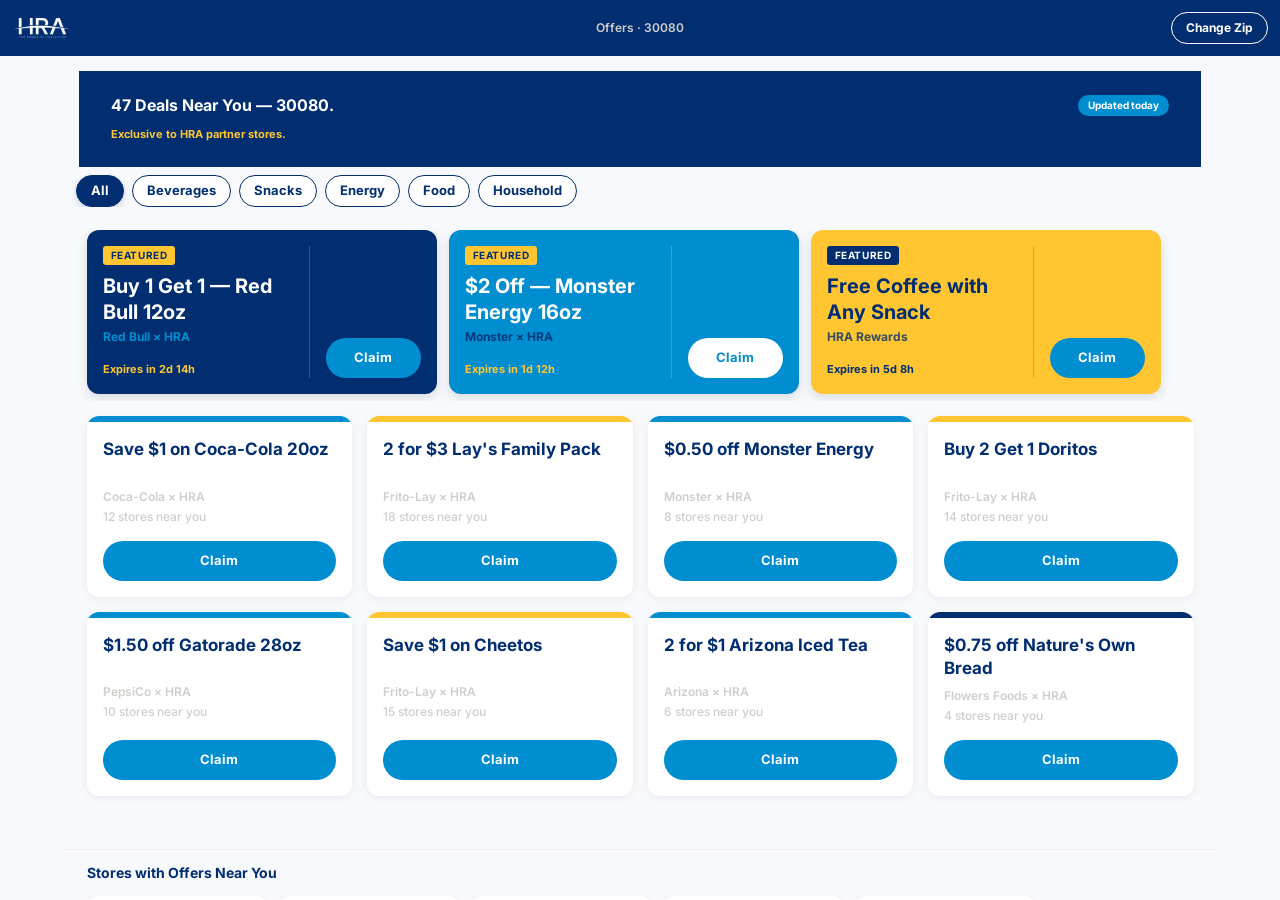
<file: offers.html>
<!DOCTYPE html>
<html lang="en">
<head>
  <!-- Google tag (gtag.js) -->
<script async src="https://www.googletagmanager.com/gtag/js?id=G-WFP0ZEF0RH"></script>
<script>
  window.dataLayer = window.dataLayer || [];
  function gtag(){dataLayer.push(arguments);}
  gtag('js', new Date());

  gtag('config', 'G-WFP0ZEF0RH');
</script>
  <!-- Google Tag Manager -->
  <script>(function(w,d,s,l,i){w[l]=w[l]||[];w[l].push({'gtm.start':
  new Date().getTime(),event:'gtm.js'});var f=d.getElementsByTagName(s)[0],
  j=d.createElement(s),dl=l!='dataLayer'?'&l='+l:'';j.async=true;j.src=
  'https://www.googletagmanager.com/gtm.js?id='+i+dl;f.parentNode.insertBefore(j,f);
  })(window,document,'script','dataLayer','GTM-NMZ4GXJH');</script>
  <!-- End Google Tag Manager -->
  <meta charset="UTF-8">
  <meta name="viewport" content="width=device-width, initial-scale=1.0">
  <title>HRA – Offers Near You</title>
  <link rel="stylesheet" href="https://cdn.jsdelivr.net/npm/bootstrap@5.3.3/dist/css/bootstrap.min.css">
  <link rel="stylesheet" href="https://cdn.jsdelivr.net/npm/bootstrap-icons@1.11.3/font/bootstrap-icons.min.css">
  <link rel="stylesheet" href="hra.css">
  <style>
    :root {
      --navy: #012e71;
      --blue: #008ed0;
      --gold: #ffc631;
      --gray: #cfcecb;
      --bg:   #f8f9fd;
      --fs-xs:   clamp(10px, 1.2vw + 8px,  12px);
      --fs-sm:   clamp(11px, 1.4vw + 9px,  13px);
      --fs-base: clamp(13px, 1.6vw + 10px, 15px);
      --fs-md:   clamp(14px, 2vw  + 10px,  17px);
      --fs-lg:   clamp(16px, 2.5vw + 11px, 20px);
      --fs-xl:   clamp(18px, 3vw  + 12px,  26px);
      --fs-2xl:  clamp(22px, 4vw  + 14px,  34px);
    }
    /* Fluid type overrides */
    .filter-pill        { font-size: var(--fs-sm) !important; }
    .featured-card h2   { font-size: var(--fs-lg) !important; }
    .offer-card__title  { font-size: var(--fs-md) !important; }
    .offer-card__vendor,
    .offer-card__stores { font-size: var(--fs-xs) !important; }
    .btn-claim          { font-size: var(--fs-sm) !important; }
    .store-mini span.fw-bold { font-size: var(--fs-sm) !important; }
    .btn-load-more      { font-size: var(--fs-base) !important; }

    /* ── Filter pills ── */
    .filter-bar {
      position: sticky;
      top: 0;
      z-index: 40;
      background: var(--bg);
      height: 48px;
      display: flex;
      align-items: center;
      flex-shrink: 0;
    }
    .filter-scroll {
      display: flex;
      overflow-x: auto;
      -ms-overflow-style: none;
      scrollbar-width: none;
      gap: 8px;
      padding: 0 12px;
      width: 100%;
      align-items: center;
    }
    .filter-scroll::-webkit-scrollbar { display: none; }

    .filter-pill {
      flex-shrink: 0;
      height: 32px;
      padding: 0 14px;
      border-radius: 50px;
      font-size: 12px;
      font-weight: 700;
      cursor: pointer;
      border: 1.5px solid var(--navy);
      background: #fff;
      color: var(--navy);
      transition: background .15s, color .15s;
      white-space: nowrap;
    }
    .filter-pill.active,
    .filter-pill:hover {
      background: var(--navy);
      color: #fff;
    }
    .filter-pill.active { box-shadow: 0 2px 6px rgba(1,46,113,.2); }

    /* ── Featured card ── */
    .featured-card {
      width: 90%;
      flex-shrink: 0;
      border-radius: 12px;
      padding: 16px;
      display: flex;
      box-shadow: 0 4px 12px rgba(0,0,0,.12);
      position: relative;
      overflow: hidden;
      cursor: pointer;
      transition: transform .2s;
      scroll-snap-align: center;
    }
    .featured-card:hover { transform: scale(1.02); }
    @media (min-width: 768px) { .featured-card { width: 350px; } }

    .featured-left  { width: 65%; display: flex; flex-direction: column; align-items: flex-start; padding-right: 12px; z-index: 1; }
    .featured-right { width: 35%; flex-shrink: 0; display: flex; align-items: center; justify-content: center; z-index: 1; }

    .featured-divider-light { border-left: 1px solid rgba(255,255,255,.2); padding-left: 16px; margin-left: 4px; }
    .featured-divider-dark  { border-left: 1px solid rgba(1,46,113,.2); padding-left: 16px; margin-left: 4px; }

    .featured-tag {
      font-size: 10px;
      font-weight: 700;
      letter-spacing: .06em;
      text-transform: uppercase;
      padding: 2px 8px;
      border-radius: 3px;
      margin-bottom: 8px;
    }

    /* ── Offer grid card ── */
    .offer-card {
      background: #fff;
      border-radius: 10px;
      box-shadow: 0 2px 8px rgba(0,0,0,.06);
      padding: 10px;
      display: flex;
      flex-direction: column;
      position: relative;
      overflow: hidden;
      transition: box-shadow .2s;
    }
    .offer-card:hover { box-shadow: 0 4px 16px rgba(0,0,0,.1); }
    @media (min-width: 768px) { .offer-card { padding: 16px; border-radius: 12px; } }

    .offer-card__bar {
      position: absolute;
      top: 0; left: 0; right: 0;
      height: 4px;
    }
    @media (min-width: 768px) { .offer-card__bar { height: 6px; } }

    .offer-card__title {
      color: var(--navy);
      font-weight: 700;
      font-size: 14px;
      line-height: 1.35;
      display: -webkit-box;
      -webkit-line-clamp: 2;
      -webkit-box-orient: vertical;
      overflow: hidden;
      margin-top: 6px;
      min-height: 38px;
    }
    @media (min-width: 768px) {
      .offer-card__title { font-size: 15px; min-height: 42px; }
    }

    .offer-card__vendor { color: var(--gray); font-size: 11px; font-weight: 600; }
    @media (min-width: 768px) { .offer-card__vendor { font-size: 13px; } }

    .offer-card__stores { color: var(--gray); font-size: 11px; font-weight: 500; margin-top: 2px; }
    @media (min-width: 768px) { .offer-card__stores { font-size: 12px; } }

    .btn-claim {
      background: var(--blue);
      color: #fff;
      border: none;
      border-radius: 50px;
      font-weight: 700;
      font-size: 13px;
      height: 32px;
      width: 100%;
      cursor: pointer;
      margin-top: auto;
      flex-shrink: 0;
      transition: background .2s, transform .1s;
    }
    .btn-claim:hover  { background: #0070a6; }
    .btn-claim:active { transform: scale(.95); }
    @media (min-width: 768px) { .btn-claim { height: 40px; font-size: 14px; } }

    /* ── Nearby store mini-card ── */
    .store-mini {
      width: 140px;
      flex-shrink: 0;
      background: #fff;
      border-radius: 10px;
      box-shadow: 0 2px 8px rgba(0,0,0,.06);
      padding: 10px;
      display: flex;
      flex-direction: column;
      cursor: pointer;
      transition: box-shadow .2s, transform .15s;
      text-decoration: none;
      color: inherit;
    }
    .store-mini:hover { box-shadow: 0 4px 12px rgba(0,0,0,.1); transform: translateY(-2px); color: inherit; }
    .store-mini:active { transform: scale(.97); }
    @media (min-width: 768px) { .store-mini { width: 180px; padding: 16px; border-radius: 12px; } }

    /* ── Load more ── */
    .btn-load-more {
      background: transparent;
      border: 2px solid var(--blue);
      color: var(--blue);
      border-radius: 50px;
      font-weight: 700;
      font-size: 14px;
      height: 44px;
      width: 80%;
      max-width: 360px;
      cursor: pointer;
      transition: background .15s;
    }
    .btn-load-more:hover { background: rgba(0,142,208,.05); }

    /* ── Snap scroll ── */
    .snap-scroll {
      scroll-snap-type: x mandatory;
    }
  </style>
</head>
<body>
<!-- Google Tag Manager (noscript) -->
<noscript><iframe src="https://www.googletagmanager.com/ns.html?id=GTM-NMZ4GXJH"
height="0" width="0" style="display:none;visibility:hidden"></iframe></noscript>
<!-- End Google Tag Manager (noscript) -->

<div class="app-shell">

  <!-- ══ SECTION 1 – HEADER ══ -->
  <header class="hra-header" style="cursor:pointer" onclick="window.location.href='index.html'">
    <img src="Photo/HRA logo.png" alt="HRA" style="height:34px;object-fit:contain">

    <span class="position-absolute start-50 translate-middle-x fw-semibold"
          style="color:#cfcecb;font-size:12px;pointer-events:none">
      Offers &middot; 30080
    </span>

    <button class="btn-navy-outline" onclick="event.stopPropagation();window.location.href='location.html'">
      Change Zip
    </button>
  </header>

  <!-- ══ SCROLLABLE BODY ══ -->
  <div class="body-scroll">
    <div style="max-width:1152px;margin:0 auto;display:flex;flex-direction:column">

      <!-- ══ SECTION 2 – SLIM BANNER ══ -->
      <section class="mx-0 mx-md-3 mt-md-3" style="background:var(--navy);padding:12px 16px;border-radius:0"
               class="rounded-0 rounded-md-4 shadow-sm">
        <div style="background:var(--navy);padding:12px 16px 10px;border-radius:0"
             class="d-flex justify-content-between align-items-start">
          <h1 class="fw-bold text-white mb-0" style="font-size:16px;line-height:1.3">
            47 Deals Near You &mdash; 30080.
          </h1>
          <span class="fw-bold text-white rounded-pill flex-shrink-0 ms-2"
                style="background:var(--blue);font-size:10px;padding:3px 10px">
            Updated today
          </span>
        </div>
        <p class="fw-bold mb-0" style="color:var(--gold);font-size:11px;padding:0 16px 12px">
          Exclusive to HRA partner stores.
        </p>
      </section>

      <!-- ══ SECTION 3 – FILTER BAR ══ -->
      <div class="filter-bar mt-0">
        <div class="filter-scroll">
          <button class="filter-pill active" onclick="setFilter(this)">All</button>
          <button class="filter-pill" onclick="setFilter(this)">Beverages</button>
          <button class="filter-pill" onclick="setFilter(this)">Snacks</button>
          <button class="filter-pill" onclick="setFilter(this)">Energy</button>
          <button class="filter-pill" onclick="setFilter(this)">Food</button>
          <button class="filter-pill" onclick="setFilter(this)">Household</button>
        </div>
      </div>

      <!-- ══ SECTION 4 – FEATURED OFFERS CAROUSEL ══ -->
      <div class="pt-3 flex-shrink-0 w-100">
        <div class="h-scroll snap-scroll px-3 px-md-4 pb-2">

          <!-- Featured 1 – navy -->
          <div class="featured-card" style="background:var(--navy)"
               onclick="window.location.href='claim.html'">
            <div class="featured-left">
              <span class="featured-tag" style="background:var(--gold);color:var(--navy)">Featured</span>
              <h2 class="fw-bold text-white mb-1" style="font-size:16px;line-height:1.3">
                Buy 1 Get 1 &mdash; Red Bull 12oz
              </h2>
              <span class="fw-bold mb-3" style="color:var(--blue);font-size:12px">Red Bull &times; HRA</span>
              <span class="fw-bold mt-auto" style="color:var(--gold);font-size:11px">Expires in 2d 14h</span>
            </div>
            <div class="featured-right featured-divider-light">
              <button class="btn-claim" style="background:var(--blue);color:#fff"
                      onclick="event.stopPropagation();window.location.href='claim.html'">
                Claim
              </button>
            </div>
          </div>

          <!-- Featured 2 – blue -->
          <div class="featured-card" style="background:var(--blue)"
               onclick="window.location.href='claim.html'">
            <div class="featured-left">
              <span class="featured-tag" style="background:var(--gold);color:var(--navy)">Featured</span>
              <h2 class="fw-bold text-white mb-1" style="font-size:16px;line-height:1.3">
                $2 Off &mdash; Monster Energy 16oz
              </h2>
              <span class="fw-bold mb-3" style="color:var(--navy);font-size:12px;opacity:.85">Monster &times; HRA</span>
              <span class="fw-bold mt-auto" style="color:var(--gold);font-size:11px">Expires in 1d 12h</span>
            </div>
            <div class="featured-right featured-divider-light">
              <button class="btn-claim" style="background:#fff;color:var(--blue)"
                      onclick="event.stopPropagation();window.location.href='claim.html'">
                Claim
              </button>
            </div>
          </div>

          <!-- Featured 3 – gold -->
          <div class="featured-card" style="background:var(--gold)"
               onclick="window.location.href='claim.html'">
            <div class="featured-left">
              <span class="featured-tag" style="background:var(--navy);color:#fff">Featured</span>
              <h2 class="fw-bold mb-1" style="color:var(--navy);font-size:16px;line-height:1.3">
                Free Coffee with Any Snack
              </h2>
              <span class="fw-bold mb-3" style="color:rgba(1,46,113,.8);font-size:12px">HRA Rewards</span>
              <span class="fw-bold mt-auto" style="color:var(--navy);font-size:11px">Expires in 5d 8h</span>
            </div>
            <div class="featured-right featured-divider-dark">
              <button class="btn-claim" style="background:var(--blue);color:#fff"
                      onclick="event.stopPropagation();window.location.href='claim.html'">
                Claim
              </button>
            </div>
          </div>

          <div style="width:10px;flex-shrink:0"></div>
        </div>
      </div>

      <!-- ══ SECTION 5 – OFFERS GRID ══ -->
      <div class="px-3 px-md-4 pt-3 pb-2">
        <div class="row g-2 g-md-3 row-cols-2 row-cols-md-3 row-cols-lg-4">

          <!-- Offer 1 -->
          <div class="col">
            <div class="offer-card h-100">
              <div class="offer-card__bar" style="background:var(--blue)"></div>
              <div class="offer-card__title">Save $1 on Coca-Cola 20oz</div>
              <div class="d-flex flex-column mt-2 mb-3">
                <span class="offer-card__vendor">Coca-Cola &times; HRA</span>
                <span class="offer-card__stores">12 stores near you</span>
              </div>
              <button class="btn-claim" onclick="window.location.href='claim.html'">Claim</button>
            </div>
          </div>

          <!-- Offer 2 -->
          <div class="col">
            <div class="offer-card h-100">
              <div class="offer-card__bar" style="background:var(--gold)"></div>
              <div class="offer-card__title">2 for $3 Lay's Family Pack</div>
              <div class="d-flex flex-column mt-2 mb-3">
                <span class="offer-card__vendor">Frito-Lay &times; HRA</span>
                <span class="offer-card__stores">18 stores near you</span>
              </div>
              <button class="btn-claim" onclick="window.location.href='claim.html'">Claim</button>
            </div>
          </div>

          <!-- Offer 3 -->
          <div class="col">
            <div class="offer-card h-100">
              <div class="offer-card__bar" style="background:var(--blue)"></div>
              <div class="offer-card__title">$0.50 off Monster Energy</div>
              <div class="d-flex flex-column mt-2 mb-3">
                <span class="offer-card__vendor">Monster &times; HRA</span>
                <span class="offer-card__stores">8 stores near you</span>
              </div>
              <button class="btn-claim" onclick="window.location.href='claim.html'">Claim</button>
            </div>
          </div>

          <!-- Offer 4 -->
          <div class="col">
            <div class="offer-card h-100">
              <div class="offer-card__bar" style="background:var(--gold)"></div>
              <div class="offer-card__title">Buy 2 Get 1 Doritos</div>
              <div class="d-flex flex-column mt-2 mb-3">
                <span class="offer-card__vendor">Frito-Lay &times; HRA</span>
                <span class="offer-card__stores">14 stores near you</span>
              </div>
              <button class="btn-claim" onclick="window.location.href='claim.html'">Claim</button>
            </div>
          </div>

          <!-- Offer 5 -->
          <div class="col">
            <div class="offer-card h-100">
              <div class="offer-card__bar" style="background:var(--blue)"></div>
              <div class="offer-card__title">$1.50 off Gatorade 28oz</div>
              <div class="d-flex flex-column mt-2 mb-3">
                <span class="offer-card__vendor">PepsiCo &times; HRA</span>
                <span class="offer-card__stores">10 stores near you</span>
              </div>
              <button class="btn-claim" onclick="window.location.href='claim.html'">Claim</button>
            </div>
          </div>

          <!-- Offer 6 -->
          <div class="col">
            <div class="offer-card h-100">
              <div class="offer-card__bar" style="background:var(--gold)"></div>
              <div class="offer-card__title">Save $1 on Cheetos</div>
              <div class="d-flex flex-column mt-2 mb-3">
                <span class="offer-card__vendor">Frito-Lay &times; HRA</span>
                <span class="offer-card__stores">15 stores near you</span>
              </div>
              <button class="btn-claim" onclick="window.location.href='claim.html'">Claim</button>
            </div>
          </div>

          <!-- Offer 7 -->
          <div class="col">
            <div class="offer-card h-100">
              <div class="offer-card__bar" style="background:var(--blue)"></div>
              <div class="offer-card__title">2 for $1 Arizona Iced Tea</div>
              <div class="d-flex flex-column mt-2 mb-3">
                <span class="offer-card__vendor">Arizona &times; HRA</span>
                <span class="offer-card__stores">6 stores near you</span>
              </div>
              <button class="btn-claim" onclick="window.location.href='claim.html'">Claim</button>
            </div>
          </div>

          <!-- Offer 8 -->
          <div class="col">
            <div class="offer-card h-100">
              <div class="offer-card__bar" style="background:var(--navy)"></div>
              <div class="offer-card__title">$0.75 off Nature's Own Bread</div>
              <div class="d-flex flex-column mt-2 mb-3">
                <span class="offer-card__vendor">Flowers Foods &times; HRA</span>
                <span class="offer-card__stores">4 stores near you</span>
              </div>
              <button class="btn-claim" onclick="window.location.href='claim.html'">Claim</button>
            </div>
          </div>

        </div>
      </div>

      <!-- ══ SECTION 6 – NEARBY STORES STRIP ══ -->
      <div class="mt-3 mt-md-5 pt-3 flex-shrink-0 w-100" style="border-top:1px solid rgba(207,206,203,.3)">
        <h3 class="fw-bold px-3 px-md-4 mb-2 mb-md-3" style="color:var(--navy);font-size:14px">
          Stores with Offers Near You
        </h3>
        <div class="h-scroll px-3 px-md-4 pb-3">

          <a href="index.html" class="store-mini">
            <span class="fw-bold d-block text-truncate" style="color:var(--navy);font-size:13px">QuickStop Mart</span>
            <div class="my-2"><span class="dist-badge" style="font-size:11px">0.2 mi</span></div>
            <span class="fw-bold mt-auto d-block text-truncate" style="color:var(--gold);font-size:10px">Offers available</span>
          </a>

          <a href="index.html" class="store-mini">
            <span class="fw-bold d-block text-truncate" style="color:var(--navy);font-size:13px">Sunrise Foods</span>
            <div class="my-2"><span class="dist-badge" style="font-size:11px">0.5 mi</span></div>
            <span class="fw-bold mt-auto d-block text-truncate" style="color:var(--gold);font-size:10px">Offers available</span>
          </a>

          <a href="index.html" class="store-mini">
            <span class="fw-bold d-block text-truncate" style="color:var(--navy);font-size:13px">Metro Express</span>
            <div class="my-2"><span class="dist-badge" style="font-size:11px">0.8 mi</span></div>
            <span class="fw-bold mt-auto d-block text-truncate" style="color:var(--gold);font-size:10px">Offers available</span>
          </a>

          <a href="index.html" class="store-mini">
            <span class="fw-bold d-block text-truncate" style="color:var(--navy);font-size:13px">Corner Fuel &amp; Go</span>
            <div class="my-2"><span class="dist-badge" style="font-size:11px">1.1 mi</span></div>
            <span class="fw-bold mt-auto d-block text-truncate" style="color:var(--gold);font-size:10px">Offers available</span>
          </a>

          <a href="index.html" class="store-mini">
            <span class="fw-bold d-block text-truncate" style="color:var(--navy);font-size:13px">Eastside Quick Shop</span>
            <div class="my-2"><span class="dist-badge" style="font-size:11px">1.4 mi</span></div>
            <span class="fw-bold mt-auto d-block text-truncate" style="color:var(--gold);font-size:10px">Offers available</span>
          </a>

          <div style="width:10px;flex-shrink:0"></div>
        </div>
      </div>

      <!-- ══ SECTION 7 – LOAD MORE ══ -->
      <div class="mt-2 mt-md-4 d-flex flex-column align-items-center mb-5 pb-3 px-4 w-100">
        <button class="btn-load-more">Load More Offers</button>
        <span class="mt-2 fw-medium" style="color:var(--gray);font-size:12px">Showing 8 of 47 deals.</span>
      </div>

      <!-- ══ SECTION 8 – FOOTER ══ -->
      <footer class="hra-footer mt-auto">
        <span class="hra-footer__brand">HRA</span>
        <span class="hra-footer__url">hraga.com</span>
      </footer>

    </div>
  </div><!-- /body-scroll -->

</div>

<script>
  function setFilter(el) {
    document.querySelectorAll('.filter-pill').forEach(p => p.classList.remove('active'));
    el.classList.add('active');
  }
</script>
<script src="https://cdn.jsdelivr.net/npm/bootstrap@5.3.3/dist/js/bootstrap.bundle.min.js"></script>
</body>
</html>
</file>
<file: hra.css>
/* ================================================================
   HRA Campaign – Shared Design Tokens & Utilities
   ================================================================ */

@import url('https://fonts.googleapis.com/css2?family=Inter:wght@400;500;600;700;800;900&display=swap');

/* ── Design tokens ─────────────────────────────────────────── */
:root {
  --navy:  #012e71;
  --blue:  #008ed0;
  --gold:  #ffc631;   /* updated brand accent */
  --gray:  #cfcecb;
  --bg:    #f8f9fd;

  /* ── Fluid type scale (min → max via viewport) ── */
  --fs-xs:   clamp(10px, 1.2vw + 8px,  12px);
  --fs-sm:   clamp(11px, 1.4vw + 9px,  13px);
  --fs-base: clamp(13px, 1.6vw + 10px, 15px);
  --fs-md:   clamp(14px, 2vw  + 10px,  17px);
  --fs-lg:   clamp(16px, 2.5vw + 11px, 20px);
  --fs-xl:   clamp(18px, 3vw  + 12px,  26px);
  --fs-2xl:  clamp(22px, 4vw  + 14px,  34px);
}

/* ── Base ──────────────────────────────────────────────────── */
*, *::before, *::after { box-sizing: border-box; }

html, body {
  font-family: 'Inter', -apple-system, BlinkMacSystemFont, 'Segoe UI', sans-serif;
  font-size: var(--fs-base);
  background: var(--bg);
  color: #1a202c;
  -webkit-font-smoothing: antialiased;
  text-size-adjust: 100%;
  -webkit-text-size-adjust: 100%;
}

h1 { font-size: var(--fs-2xl); }
h2 { font-size: var(--fs-xl);  }
h3 { font-size: var(--fs-lg);  }
h4 { font-size: var(--fs-md);  }
p, span, div { font-size: inherit; }

/* ── App shell (fixed-height pages) ───────────────────────── */
.app-shell {
  height: 100dvh;
  display: flex;
  flex-direction: column;
  overflow: hidden;
  background: var(--bg);
  position: relative;
}

/* ── Scrollable body ───────────────────────────────────────── */
.body-scroll {
  flex: 1;
  overflow-y: auto;
  -ms-overflow-style: none;
  scrollbar-width: none;
}
.body-scroll::-webkit-scrollbar { display: none; }

/* ── Horizontal scroll strip ──────────────────────────────── */
.h-scroll {
  display: flex;
  overflow-x: auto;
  -ms-overflow-style: none;
  scrollbar-width: none;
  gap: 12px;
  padding-bottom: 4px;
}
.h-scroll::-webkit-scrollbar { display: none; }

/* ── HRA Header ────────────────────────────────────────────── */
.hra-header {
  background: var(--navy);
  height: 56px;
  padding: 0 12px;
  display: flex;
  align-items: center;
  justify-content: space-between;
  flex-shrink: 0;
  position: sticky;
  top: 0;
  z-index: 100;
}
.hra-header__brand   { font-size: var(--fs-lg); font-weight: 800; color: #fff; line-height: 1; }
.hra-header__tagline { font-size: var(--fs-xs); font-weight: 700; color: var(--gold); letter-spacing: .08em; text-transform: uppercase; line-height: 1; margin-top: 2px; }

/* ── Buttons ───────────────────────────────────────────────── */
.btn-blue {
  background: var(--blue);
  color: #fff;
  border: none;
  border-radius: 50px;
  font-weight: 700;
  font-size: var(--fs-sm);
  padding: 7px 14px;
  cursor: pointer;
  text-decoration: none;
  display: inline-flex;
  align-items: center;
  gap: 5px;
  transition: background .2s, transform .15s;
  white-space: nowrap;
}
.btn-blue:hover  { background: #0070a6; color: #fff; }
.btn-blue:active { transform: scale(.95); }

.btn-navy-outline {
  background: transparent;
  color: #fff;
  border: 1.5px solid #fff;
  border-radius: 50px;
  font-weight: 700;
  font-size: var(--fs-xs);
  padding: 6px 14px;
  cursor: pointer;
  transition: background .2s;
  white-space: nowrap;
}
.btn-navy-outline:hover { background: rgba(255,255,255,.1); }

.btn-white {
  background: #fff;
  color: var(--navy);
  border: none;
  border-radius: 50px;
  font-weight: 700;
  font-size: var(--fs-base);
  padding: 10px 20px;
  cursor: pointer;
  display: inline-flex;
  align-items: center;
  gap: 6px;
  transition: transform .15s;
}
.btn-white:hover  { color: var(--navy); }
.btn-white:active { transform: scale(.95); }

/* ── Distance badge ────────────────────────────────────────── */
.dist-badge {
  background: var(--blue);
  color: #fff;
  border-radius: 50px;
  font-weight: 700;
  padding: 4px 10px;
  font-size: var(--fs-xs);
  white-space: nowrap;
  flex-shrink: 0;
}

/* ── Pulse dot ─────────────────────────────────────────────── */
@keyframes hra-pulse {
  0%, 100% { opacity: 1; }
  50%       { opacity: .35; }
}
.pulse-dot {
  display: inline-block;
  width: 8px; height: 8px;
  border-radius: 50%;
  background: var(--gold);
  animation: hra-pulse 2s infinite;
  flex-shrink: 0;
}

/* ── Footer ────────────────────────────────────────────────── */
.hra-footer {
  background: var(--navy);
  border-top: 2px solid var(--gold);
  padding: 16px 20px;
  display: flex;
  justify-content: space-between;
  align-items: center;
  flex-shrink: 0;
}

/* Pinned to viewport bottom inside .app-shell */
.hra-footer--pinned {
  position: relative;
  z-index: 30;
  width: 100%;
}
.hra-footer__brand { font-weight: 700; color: #fff; font-size: var(--fs-base); letter-spacing: .05em; }
.hra-footer__url   { font-weight: 700; color: var(--gold); font-size: var(--fs-sm); letter-spacing: .05em; }
</file>
